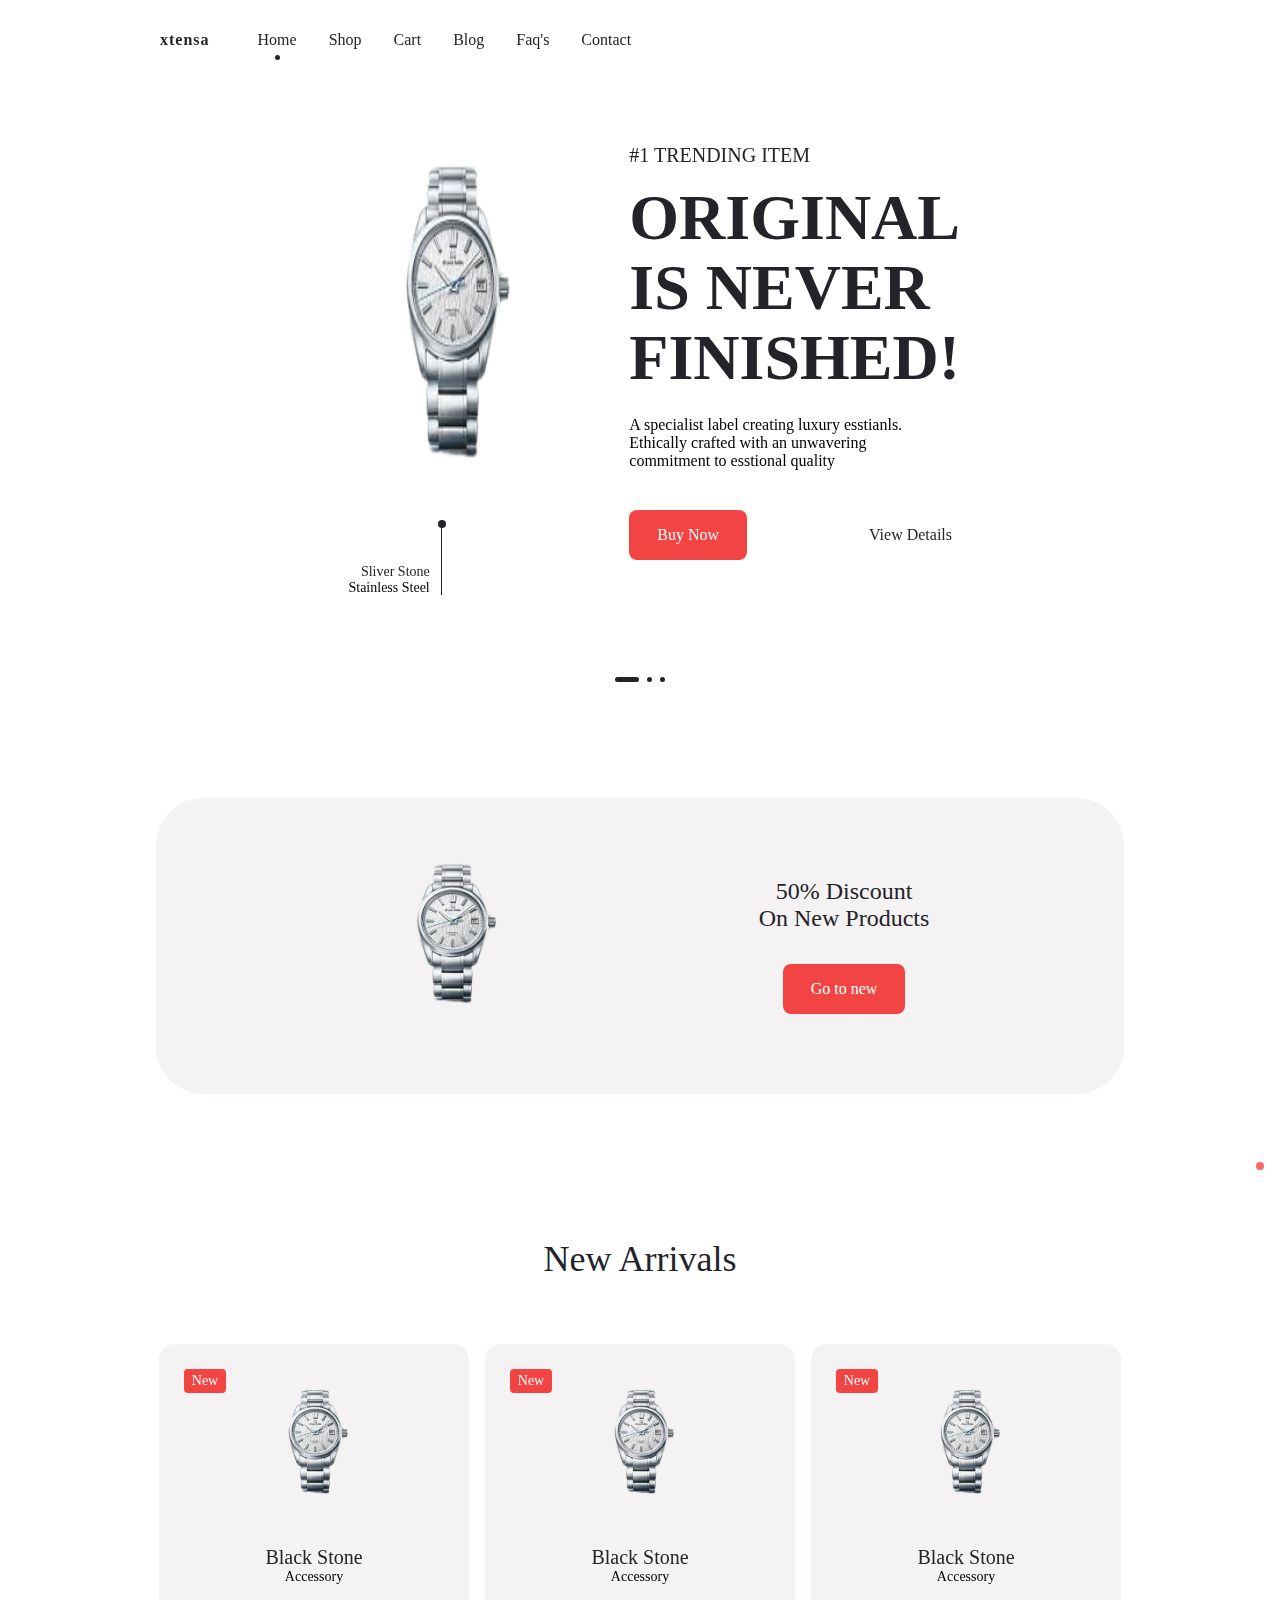
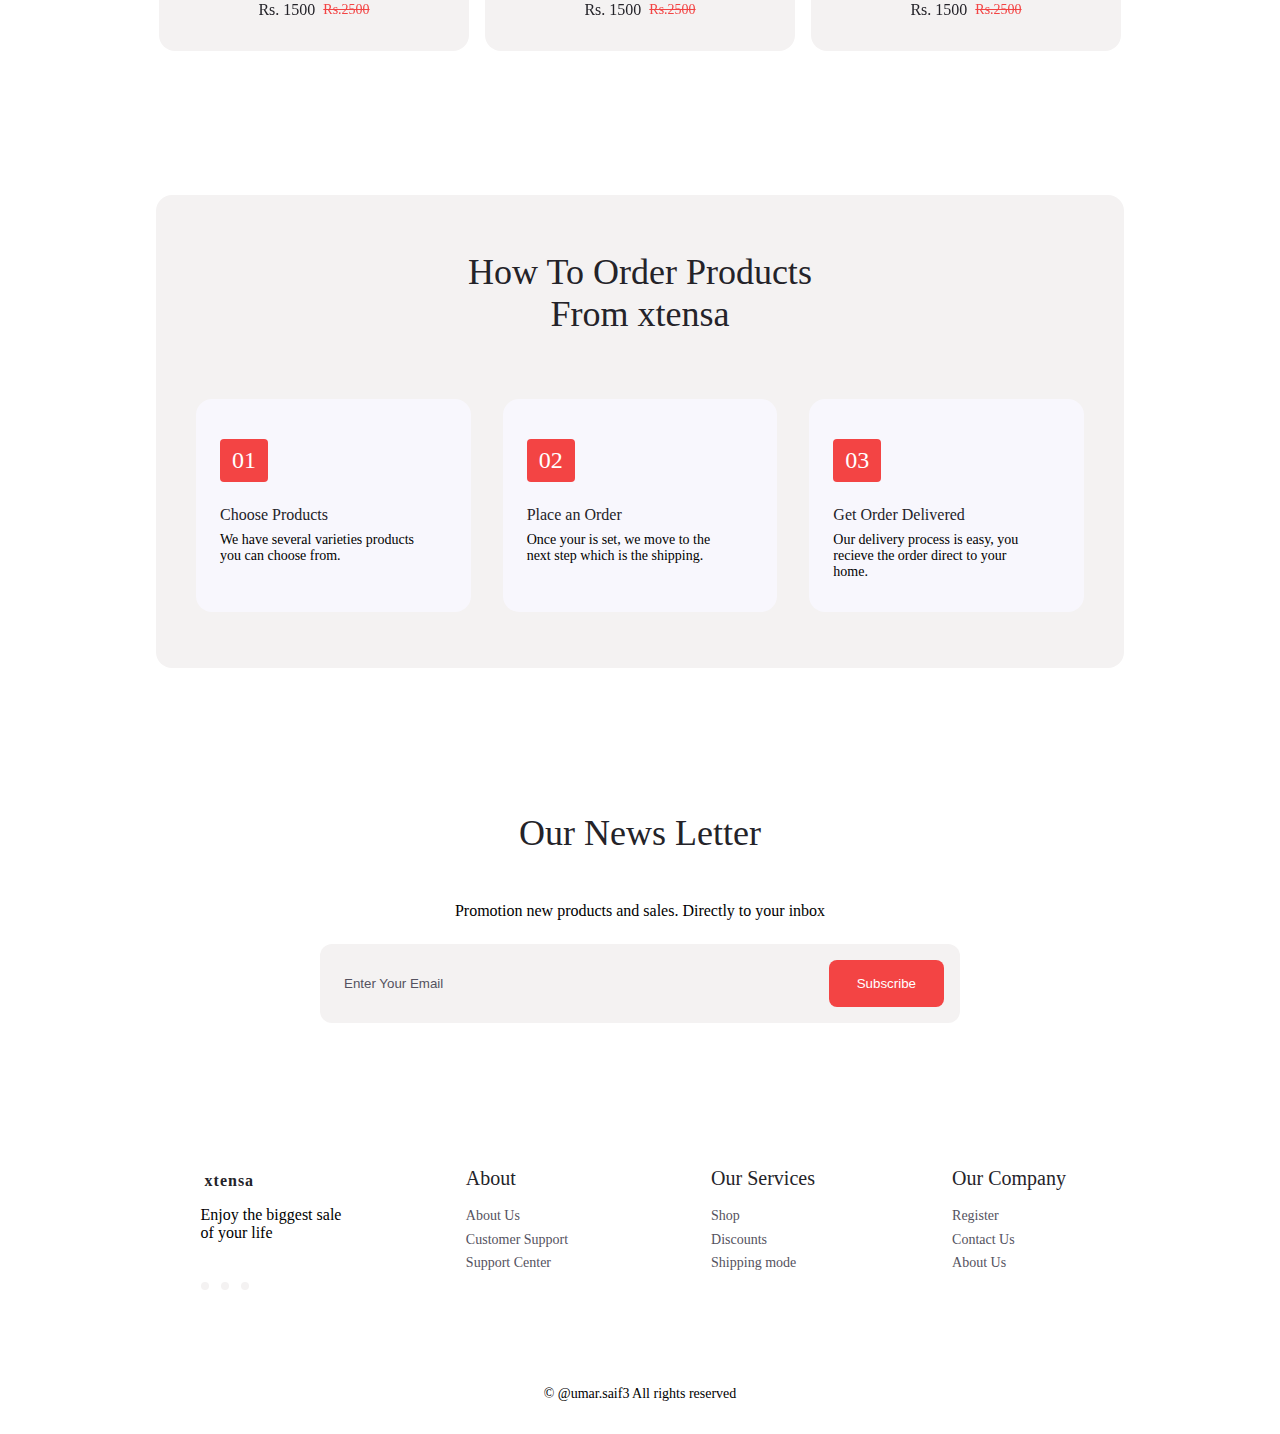
<file: index.html>
<!DOCTYPE html>
<html lang="en">
<head>
    <meta charset="UTF-8">
    <meta name="viewport" content="width=device-width, initial-scale=1.0">
    <link rel="stylesheet" href="https://cdnjs.cloudflare.com/ajax/libs/font-awesome/6.7.1/css/all.min.css" integrity="sha512-5Hs3dF2AEPkpNAR7UiOHba+lRSJNeM2ECkwxUIxC1Q/FLycGTbNapWXB4tP889k5T5Ju8fs4b1P5z/iB4nMfSQ==" crossorigin="anonymous" referrerpolicy="no-referrer" />
    <link rel="stylesheet" href="assets/css/swiper-bundle.min.css">
    <link rel="stylesheet" href="assets/css/style.css">
    <link rel="stylesheet" href="assets/css/colors/color-1.css">
    <title>Xtensa | Home</title>
</head>
<body>
    <!--==========HEADER===========-->
   <header class="header" id="header">
    <nav class="nav container">
        <a href="index.html" class="nav__logo">
            <i class="fa-solid fa-bag-shopping nav__logo-icon"></i>Xtensa
        </a>
        <div class="nav__menu" id="nav-menu">
            <ul class="nav__list">
                <li class="nav__item">
                    <a href="index.html" class="nav__link active-link">Home</a>
                </li>

                <li class="nav__item">
                    <a href="shop.html" class="nav__link">Shop</a>
                </li>

                <li class="nav__item">
                    <a href="cart.html" class="nav__link">Cart</a>
                </li> 

                <li class="nav__item">
                    <a href="blog.html" class="nav__link">Blog</a>
                </li> 


                <li class="nav__item">
                    <a href="faq.html" class="nav__link">Faq's</a>
                </li>

                <li class="nav__item">
                    <a href="contact.html" class="nav__link">Contact</a>
                </li>
            </ul>

            <div class="nav__close" id="nav-close">
                <i class="fa-solid fa-xmark"></i>
            </div>

        </div>

        <div class="nav__btns">
           <div class="login__toggle" id="login-button">
            <i class="fa-solid fa-user"></i>
           </div>
           
           <div class="nav__shop" id="cart-shop">
            <i class="fa-solid fa-cart-shopping"></i>
           </div>

           <div class="nav__toggle" id="nav-toggle">
            <i class="fa-solid fa-grip-vertical"></i>
           </div>
           
        </div>
    </nav>
   </header>
   <!--==========CART===========-->
   <div class="cart" id="cart">
    <i class="fa-solid fa-xmark cart__close" id="cart-close"></i>
    <h2 class="cart__title-center">My Cart</h2>
    <div class="cart__container">
        <aricle class="cart__card">
            <div class="cart__box">
                <img src="assets/img/img1.jpeg" alt="" class="cart__img">
            </div>

            <div class="cart__details">
                <h3 class="cart__title">Silver Golden</h3>
                <span class="cart__price">Rs. 200000</span>

                <div class="cart__amount">
                    <div class="cart__amount-content">
                        <span class="cart__amount-box">
                            <i class="fa-solid fa-minus"></i>
                        </span>

                        <span class="cart__amount-number">1</span>
                        <span class="cart__amount-box">
                            <i class="fa-solid fa-plus"></i>
                        </span>
                    </div>
                    <i class="fa-solid fa-trash"></i>
                </div>
            </div>
        </aricle>

        <aricle class="cart__card">
            <div class="cart__box">
                <img src="assets/img/img5.jpeg" alt="" class="cart__img">
            </div>

            <div class="cart__details">
                <h3 class="cart__title">Rich Silver</h3>
                <span class="cart__price">Rs. 2300</span>
                <div class="cart__amount">
                    <div class="cart__amount-content">
                        <span class="cart__amount-box">
                            <i class="fa-solid fa-minus"></i>
                        </span>
                        <span class="cart__amount-number">1</span>
                        <span class="cart__amount-box">
                            <i class="fa-solid fa-plus"></i>
                        </span>
                    </div>
                    <i class="fa-solid fa-trash"></i>
                </div>
            </div>
        </aricle>

        <aricle class="cart__card">
            <div class="cart__box">
                <img src="assets/img/img9.jpeg" alt="" class="cart__img"width="230px">
            </div>

            <div class="cart__details">
                <h3 class="cart__title">Rado</h3>
                <span class="cart__price">Rs. 2500</span>
                <div class="cart__amount">
                    <div class="cart__amount-content">
                        <span class="cart__amount-box">
                            <i class="fa-solid fa-minus"></i>
                        </span>
                        <span class="cart__amount-number">1</span>
                        <span class="cart__amount-box">
                            <i class="fa-solid fa-plus"></i>
                        </span>
                    </div>
                    <i class="fa-solid fa-trash"></i>
                </div>
            </div>
        </aricle>
    </div>
    <div class="cart__prices">
        <span class="cart__prices-item">3 item</span>
        <span class="cart__prices-total">Rs. 2800</span>
    </div>
   </div>

   <!--========LOGIN=========-->
   <div class="login" id="login">
    <i class="fa-solid fa-xmark login__close " id="login-close"></i>

    <h2 class="login__title-center">Login</h2>

    <form action="" class="login__form grid">
        <div class="login__content">
            <label for="" class="login__label">Email</label>
            <input type="email" class="login__input">
        </div>

        <div class="login__content">
            <label for="" class="login__label">Password</label>
            <input type="password" class="login__input">
        </div>

        <div>
            <a href="#" class="button">Sign in</a>
        </div>

        <p class="signup">Not a member? <a href="registration.html">sign up now</a></p>
    </form>
   </div>
   <!--========MAIN=========-->
   <main class="main">
    <section class="home-container">
       <div class="swiper home-swiper">
        <div class="swiper-wrapper">
            <section class="swiper-slide">
                <div class="home__content grid">
                    <div class="home__group">
                        <img src="assets/img/img9-removebg-preview.png" alt="" class="home__img">
                        <div class="home__indicator"></div>
                            <div class="home__details-img">
                                <h4 class="home__details-title">Sliver Stone</h4>
                                <span class="home__details-subtitle">Stainless Steel</span>
                            </div>
                    </div>
                    <div class="home__data">
                        <h3 class="home__subtitle">#1 TRENDING ITEM</h3>
                        <h1 class="home__title">ORIGINAL <br>IS NEVER <br>FINISHED!</h1>
                        <p class="home__description">A specialist label creating luxury esstianls. Ethically crafted with an unwavering commitment to esstional quality</p>
                        <div class="home__buttons">
                            <a href="details.html" class="button">Buy Now</a>
                            <a href="details.html" class="button--link button--flex">View Details<i class="fa-solid fa-arrow-right"></i></a>
                        </div>
                    </div>
                </div>
            </section>

            <section class="swiper-slide">
                <div class="home__content grid">
                    <div class="home__group">
                        <img src="assets/img/img5-removebg-preview.png" alt="" class="home__img">
                        <div class="home__indicator"></div>
                            <div class="home__details-img">
                                <h4 class="home__details-title">Gold Golden</h4>
                                <span class="home__details-subtitle">Stainless Steel</span>
                            </div>
                    </div>
                    <div class="home__data">
                        <h3 class="home__subtitle">#2 Top Best Duo</h3>
                        <h1 class="home__title">WINTER <br>FALL <br>2024!</h1>
                        <p class="home__description"> It is designed to keep a consistent movement despite the motions caused by the person's activities.</p>
                        <div class="home__buttons">
                            <a href="details.html" class="button">Buy Now</a>
                            <a href="details.html" class="button--link button--flex">View Details<i class="fa-solid fa-arrow-right"></i></a>
                        </div>
                    </div>
                </div>
            </section>

            <section class="swiper-slide">
                <div class="home__content grid">
                    <div class="home__group">
                        <img src="assets/img/img2-removebg-preview.png" alt="" class="home__img">
                        <div class="home__indicator"></div>
                            <div class="home__details-img">
                                <h4 class="home__details-title">Silver</h4>
                                <span class="home__details-subtitle">Stainless Steel</span>
                            </div>
                    </div>
                    <div class="home__data">
                        <h3 class="home__subtitle">#3 TRENDING ITEM</h3>
                        <h1 class="home__title">SALE <br>20% OFF ON <br>EVERYTHING</h1>
                        <p class="home__description"> It is designed to keep a consistent movement despite the motions caused by the person's activities.</p>
                        <div class="home__buttons">
                            <a href="details.html" class="button">Buy Now</a>
                            <a href="details.html" class="button--link button--flex">View Details<i class="fa-solid fa-arrow-right"></i></a>
                        </div>
                    </div>
                </div>
            </section>
        </div>
        <div class="swiper-pagination"></div>
       </div>
    </section>
    <!--==============DISCOUNT=============-->
    <section class="discount section">
        <div class="discount__container container grid">
            <img src="assets/img/img9-removebg-preview.png" alt="" class="discount__img">
            <div class="discount__data">
                <h2 class="discount__title">50% Discount <br> On New Products</h2>
                <a href="#" class="button">Go to new</a>
            </div>
        </div>
    </section>
    <!--=======NEW SECTION=============-->
    <section class="new section">
        <h2 class="section__title">New Arrivals</h2>
        <div class="new__container container">
            <div class="swiper new-swiper">
                <div class="swiper-wrapper">
                    <div class="new__content swiper-slide">
                        <div class="new__tag">New</div>
                        <img src="assets/img/img9-removebg-preview.png" alt="" class="new__img">
                        <h3 class="new__title">Black Stone</h3>
                        <span class="new__subtitle">Accessory</span>
                        <div class="new__prices">
                            <span class="new__price">Rs. 1500</span>
                            <span class="new__discount">Rs.2500</span>
                        </div>
                        <a href="details.html" class="button new__button"><i class="fa-solid fa-cart-plus"></i></a>
                    </div>
                    <div class="new__content swiper-slide">
                        <div class="new__tag">New</div>
                        <img src="assets/img/img9-removebg-preview.png" alt="" class="new__img">
                        <h3 class="new__title">Black Stone</h3>
                        <span class="new__subtitle">Accessory</span>
                        <div class="new__prices">
                            <span class="new__price">Rs. 1500</span>
                            <span class="new__discount">Rs.2500</span>
                        </div>
                        <a href="details.html" class="button new__button"><i class="fa-solid fa-cart-plus"></i></a>
                    </div>
                    <div class="new__content swiper-slide">
                        <div class="new__tag">New</div>
                        <img src="assets/img/img9-removebg-preview.png" alt="" class="new__img">
                        <h3 class="new__title">Black Stone</h3>
                        <span class="new__subtitle">Accessory</span>
                        <div class="new__prices">
                            <span class="new__price">Rs. 1500</span>
                            <span class="new__discount">Rs.2500</span>
                        </div>
                        <a href="details.html" class="button new__button"><i class="fa-solid fa-cart-plus"></i></a>
                    </div>
                    <div class="new__content swiper-slide">
                        <div class="new__tag">New</div>
                        <img src="assets/img/img9-removebg-preview.png" alt="" class="new__img">
                        <h3 class="new__title">Black Stone</h3>
                        <span class="new__subtitle">Accessory</span>
                        <div class="new__prices">
                            <span class="new__price">Rs. 1500</span>
                            <span class="new__discount">Rs.2500</span>
                        </div>
                        <a href="details.html" class="button new__button"><i class="fa-solid fa-cart-plus"></i></a>
                    </div> 
                    <div class="new__content swiper-slide">
                        <div class="new__tag">New</div>
                        <img src="assets/img/img9-removebg-preview.png" alt="" class="new__img">
                        <h3 class="new__title">Black Stone</h3>
                        <span class="new__subtitle">Accessory</span>
                        <div class="new__prices">
                            <span class="new__price">Rs. 1500</span>
                            <span class="new__discount">Rs.2500</span>
                        </div>
                        <a href="details.html" class="button new__button"><i class="fa-solid fa-cart-plus"></i></a>
                    </div>
                    <div class="new__content swiper-slide">
                        <div class="new__tag">New</div>
                        <img src="assets/img/img9-removebg-preview.png" alt="" class="new__img">
                        <h3 class="new__title">Black Stone</h3>
                        <span class="new__subtitle">Accessory</span>
                        <div class="new__prices">
                            <span class="new__price">Rs. 1500</span>
                            <span class="new__discount">Rs.2500</span>
                        </div>
                        <a href="details.html" class="button new__button"><i class="fa-solid fa-cart-plus"></i></a>
                    </div>
                </div>
            </div>
        </div>
    </section>

    <section class="steps section container">
        <div class="steps__bg">
            <h2 class="section__title">How To Order Products <br>From xtensa</h2>
            <div class="steps__container grid">
                <div class="steps__card">
                    <div class="steps__card-number">01</div>
                    <h3 class="steps__card-title">Choose Products</h3>
                    <p class="steps__card-discription">
                    We have several varieties products you can choose from.</p>
                </div>
                <div class="steps__card">
                    <div class="steps__card-number">02</div>
                    <h3 class="steps__card-title">Place an Order</h3>
                    <p class="steps__card-discription">
                    Once your is set, we move to the next step which is the shipping.</p>
                </div>
                <div class="steps__card">
                    <div class="steps__card-number">03</div>
                    <h3 class="steps__card-title">Get Order Delivered</h3>
                    <p class="steps__card-discription">
                    Our delivery process is easy, you recieve the order direct to your home.</p>
                </div>
            </div>
        </div>
    </section>

    <section class="newsletter section">
        <div class="newsletter__container conatiner">
            <h2 class="section__title">Our News Letter</h2>
            <p class="newsletter__description">
                Promotion new products and sales. Directly to your inbox
            </p>

            <form action="" class="newsletter__form">
                <input type="text" placeholder="Enter Your Email" class="newsletter__input">
                <button class="button">Subscribe</button>
            </form>
        </div>
    </section>

    <footer class="footer section">
        <div class="footer__container container grid">
            <div class="footer__content">
                <a href="" class="footer__logo">
                    <i class="fa-solid fa-bag-shopping"></i>xtensa
                </a>
                <p class="footer__description">
                    Enjoy the biggest sale <br>of your life
                </p>
                <div class="footer__social">
                    <a href="#" class="footer__social-link"><i class="fa-brands fa-facebook"></i></a>
                    <a href="#" class="footer__social-link"><i class="fa-brands fa-instagram"></i></a>
                    <a href="#" class="footer__social-link"><i class="fa-brands fa-twitter"></i></a>
                </div>
            </div>
            <div class="footer__content">
                <h3 class="footer__title">About</h3>

                <ul class="footer__links">
                    <li><a href="about.html" class="footer__link">About Us</a></li>
                    <li><a href="#" class="footer__link">Customer Support</a></li>
                    <li><a href="#" class="footer__link">Support Center</a></li>
                </ul>
            </div>
            <div class="footer__content">
                <h3 class="footer__title">Our Services</h3>

                <ul class="footer__links">
                    <li><a href="shop.html" class="footer__link">Shop</a></li>
                    <li><a href="#" class="footer__link">Discounts</a></li>
                    <li><a href="#" class="footer__link">Shipping mode</a></li>


                </ul>
            </div>
            <div class="footer__content">
                <h3 class="footer__title">Our Company</h3>

                <ul class="footer__links">
                    <li><a href="registration.html" class="footer__link">Register</a></li>
                    <li><a href="contact.html" class="footer__link">Contact Us</a></li>
                    <li><a href="about.html" class="footer__link">About Us</a></li>
                </ul>
            </div>
        </div>
        <span class="footer__copy">&#169; @umar.saif3 All rights reserved</span>
    </footer>

    <a href="" class="scrollup" id="scroll-up"><i class="fa-solid fa-arrow-up scrollup__icon"></i>
    </a>

   </main>
   <script src="assets/js/swiper-bundle.min.js"></script>
   <script src="assets/js/script.js"></script>
</body>
</html>
</file>
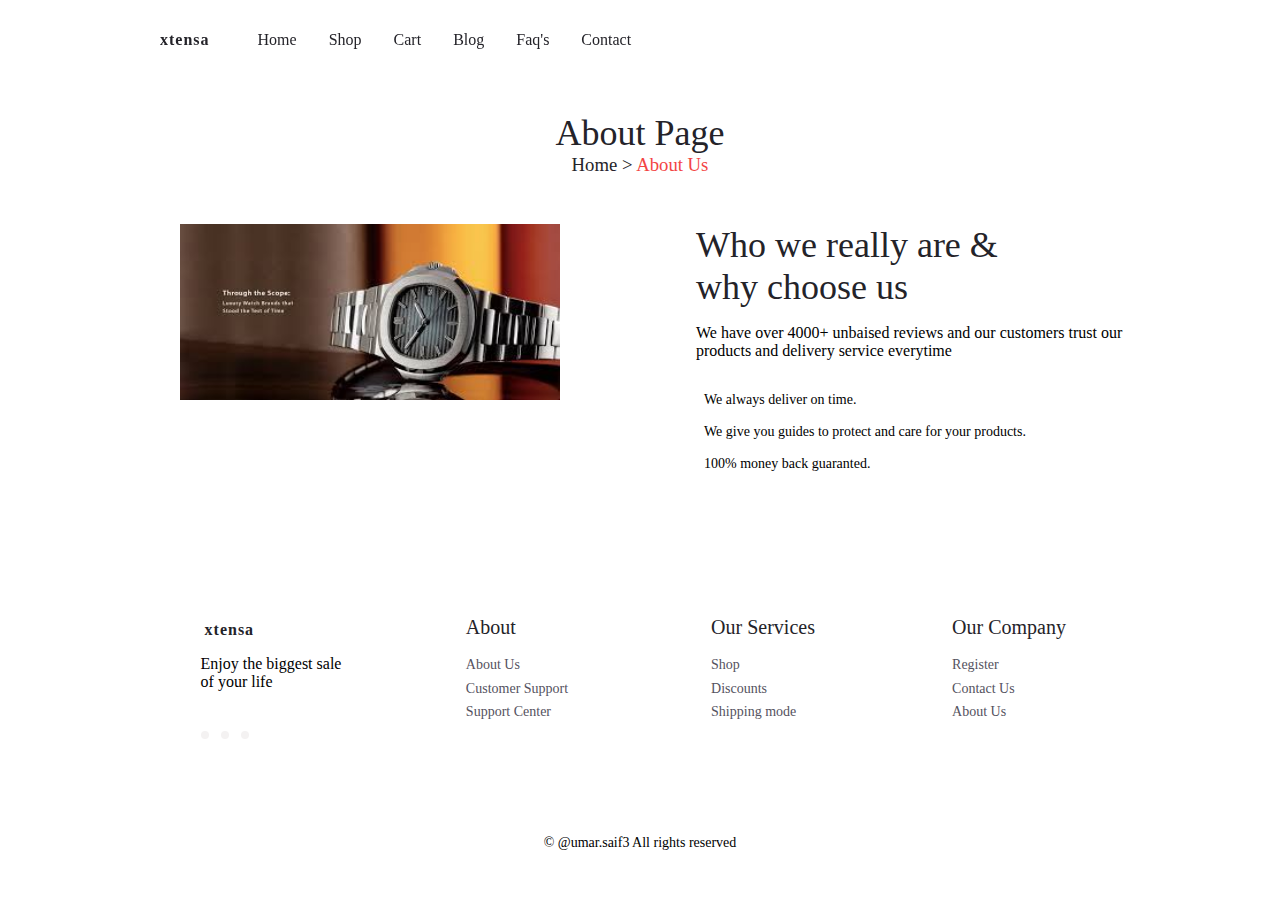
<file: about.html>
<!DOCTYPE html>
<html lang="en">
<head>
    <meta charset="UTF-8">
    <meta name="viewport" content="width=device-width, initial-scale=1.0">
    <link rel="stylesheet" href="https://cdnjs.cloudflare.com/ajax/libs/font-awesome/6.7.1/css/all.min.css" integrity="sha512-5Hs3dF2AEPkpNAR7UiOHba+lRSJNeM2ECkwxUIxC1Q/FLycGTbNapWXB4tP889k5T5Ju8fs4b1P5z/iB4nMfSQ==" crossorigin="anonymous" referrerpolicy="no-referrer" />
    <link rel="stylesheet" href="assets/css/swiper-bundle.min.css">
    <link rel="stylesheet" href="assets/css/style.css">
    <link rel="stylesheet" href="assets/css/colors/color-1.css">
    <title>About Us</title>
</head>
<body>
     <!--==========HEADER===========-->
   <header class="header" id="header">
    <nav class="nav container">
        <a href="index.html" class="nav__logo">
            <i class="fa-solid fa-bag-shopping nav__logo-icon"></i>Xtensa
        </a>
        <div class="nav__menu" id="nav-menu">
            <ul class="nav__list">
                <li class="nav__item">
                    <a href="index.html" class="nav__link">Home</a>
                </li>

                <li class="nav__item">
                    <a href="shop.html" class="nav__link">Shop</a>
                </li>

                <li class="nav__item">
                    <a href="cart.html" class="nav__link">Cart</a>
                </li> 

                <li class="nav__item">
                    <a href="blog.html" class="nav__link">Blog</a>
                </li> 


                <li class="nav__item">
                    <a href="faq.html" class="nav__link">Faq's</a>
                </li>

                <li class="nav__item">
                    <a href="contact.html" class="nav__link">Contact</a>
                </li>
            </ul>

            <div class="nav__close" id="nav-close">
                <i class="fa-solid fa-xmark"></i>
            </div>

        </div>

        <div class="nav__btns">
           <div class="login__toggle" id="login-button">
            <i class="fa-solid fa-user"></i>
           </div>
           
           <div class="nav__shop" id="cart-shop">
            <i class="fa-solid fa-cart-shopping"></i>
           </div>

           <div class="nav__toggle" id="nav-toggle">
            <i class="fa-solid fa-grip-vertical"></i>
           </div>
           
        </div>
    </nav>
   </header>
   <!--==========CART===========-->
   <div class="cart" id="cart">
    <i class="fa-solid fa-xmark cart__close" id="cart-close"></i>
    <h2 class="cart__title-center">My Cart</h2>
    <div class="cart__container">
        <aricle class="cart__card">
            <div class="cart__box">
                <img src="assets/img/img1.jpeg" alt="" class="cart__img">
            </div>

            <div class="cart__details">
                <h3 class="cart__title">Silver Golden</h3>
                <span class="cart__price">Rs. 200000</span>

                <div class="cart__amount">
                    <div class="cart__amount-content">
                        <span class="cart__amount-box">
                            <i class="fa-solid fa-minus"></i>
                        </span>

                        <span class="cart__amount-number">1</span>
                        <span class="cart__amount-box">
                            <i class="fa-solid fa-plus"></i>
                        </span>
                    </div>
                    <i class="fa-solid fa-trash"></i>
                </div>
            </div>
        </aricle>

        <aricle class="cart__card">
            <div class="cart__box">
                <img src="assets/img/img5.jpeg" alt="" class="cart__img">
            </div>

            <div class="cart__details">
                <h3 class="cart__title">Rich Silver</h3>
                <span class="cart__price">Rs. 2300</span>
                <div class="cart__amount">
                    <div class="cart__amount-content">
                        <span class="cart__amount-box">
                            <i class="fa-solid fa-minus"></i>
                        </span>
                        <span class="cart__amount-number">1</span>
                        <span class="cart__amount-box">
                            <i class="fa-solid fa-plus"></i>
                        </span>
                    </div>
                    <i class="fa-solid fa-trash"></i>
                </div>
            </div>
        </aricle>

        <aricle class="cart__card">
            <div class="cart__box">
                <img src="assets/img/img9.jpeg" alt="" class="cart__img"width="230px">
            </div>

            <div class="cart__details">
                <h3 class="cart__title">Rado</h3>
                <span class="cart__price">Rs. 2500</span>
                <div class="cart__amount">
                    <div class="cart__amount-content">
                        <span class="cart__amount-box">
                            <i class="fa-solid fa-minus"></i>
                        </span>
                        <span class="cart__amount-number">1</span>
                        <span class="cart__amount-box">
                            <i class="fa-solid fa-plus"></i>
                        </span>
                    </div>
                    <i class="fa-solid fa-trash"></i>
                </div>
            </div>
        </aricle>
    </div>
    <div class="cart__prices">
        <span class="cart__prices-item">3 item</span>
        <span class="cart__prices-total">Rs. 2800</span>
    </div>
   </div>

   <!--========LOGIN=========-->
   <div class="login" id="login">
    <i class="fa-solid fa-xmark login__close " id="login-close"></i>

    <h2 class="login__title-center">Login</h2>

    <form action="" class="login__form grid">
        <div class="login__content">
            <label for="" class="login__label">Email</label>
            <input type="email" class="login__input">
        </div>

        <div class="login__content">
            <label for="" class="login__label">Password</label>
            <input type="password" class="login__input">
        </div>

        <div>
            <a href="#" class="button">Sign in</a>
        </div>

        <p class="signup">Not a member? <a href="registration.html">sign up now</a></p>
    </form>
   </div>
   <main class="main">
    <!--=============ABOUT================= -->
    <section class="about section container">
        <h2 class="breadcrumb__title">About Page</h2>
        <h3 class="breadcrumb__subtitle">Home > <span>About Us </span></h3>

        <div class="about__container grid">
            <img src="assets/img/img2.jpeg" alt="" class="about__img">

            <div class="about__data">
                <h2 class="section__title about__title">
                    Who we really are & <br> why choose us
                </h2>

                <p class="about__description">
                    We have over 4000+ unbaised reviews and our customers trust our products and
                    delivery service everytime
                </p>
               
                <div class="about__details">
                    <p class="about__details-description">
                        <i class="fa-solid fa-square-check about__details-icon"></i>
                        We always deliver on time.
                    </p>
                    <p class="about__details-description">
                        <i class="fa-solid fa-square-check about__details-icon"></i>
                        We give you guides to protect and care for your products.
                    </p>
                    <p class="about__details-description">
                        <i class="fa-solid fa-square-check about__details-icon"></i>
                        100% money back guaranted.
                    </p>
                </div>
            </div>
        </div>
    </section>
   </main>
<!--=========FOOTER============-->
   <footer class="footer section">
    <div class="footer__container container grid">
        <div class="footer__content">
            <a href="" class="footer__logo">
                <i class="fa-solid fa-bag-shopping"></i>xtensa
            </a>
            <p class="footer__description">
                Enjoy the biggest sale <br>of your life
            </p>
            <div class="footer__social">
                <a href="#" class="footer__social-link"><i class="fa-brands fa-facebook"></i></a>
                <a href="#" class="footer__social-link"><i class="fa-brands fa-instagram"></i></a>
                <a href="#" class="footer__social-link"><i class="fa-brands fa-twitter"></i></a>
            </div>
        </div>
        <div class="footer__content">
            <h3 class="footer__title">About</h3>

            <ul class="footer__links">
                <li><a href="about.html" class="footer__link">About Us</a></li>
                <li><a href="#" class="footer__link">Customer Support</a></li>
                <li><a href="#" class="footer__link">Support Center</a></li>
            </ul>
        </div>
        <div class="footer__content">
            <h3 class="footer__title">Our Services</h3>

            <ul class="footer__links">
                <li><a href="shop.html" class="footer__link">Shop</a></li>
                <li><a href="#" class="footer__link">Discounts</a></li>
                <li><a href="#" class="footer__link">Shipping mode</a></li>


            </ul>
        </div>
        <div class="footer__content">
            <h3 class="footer__title">Our Company</h3>

            <ul class="footer__links">
                <li><a href="registration.html" class="footer__link">Register</a></li>
                <li><a href="contact.html" class="footer__link">Contact Us</a></li>
                <li><a href="about.html" class="footer__link">About Us</a></li>
            </ul>
        </div>
    </div>
    <span class="footer__copy">&#169; @umar.saif3 All rights reserved</span>
</footer>
<!--=============SCROLL UP================-->
<a href="" class="scrollup" id="scroll-up"><i class="fa-solid fa-arrow-up scrollup__icon"></i>
</a>

</main>
<script src="assets/js/swiper-bundle.min.js"></script>
<script src="assets/js/script.js"></script>
</body>
</html>
</file>
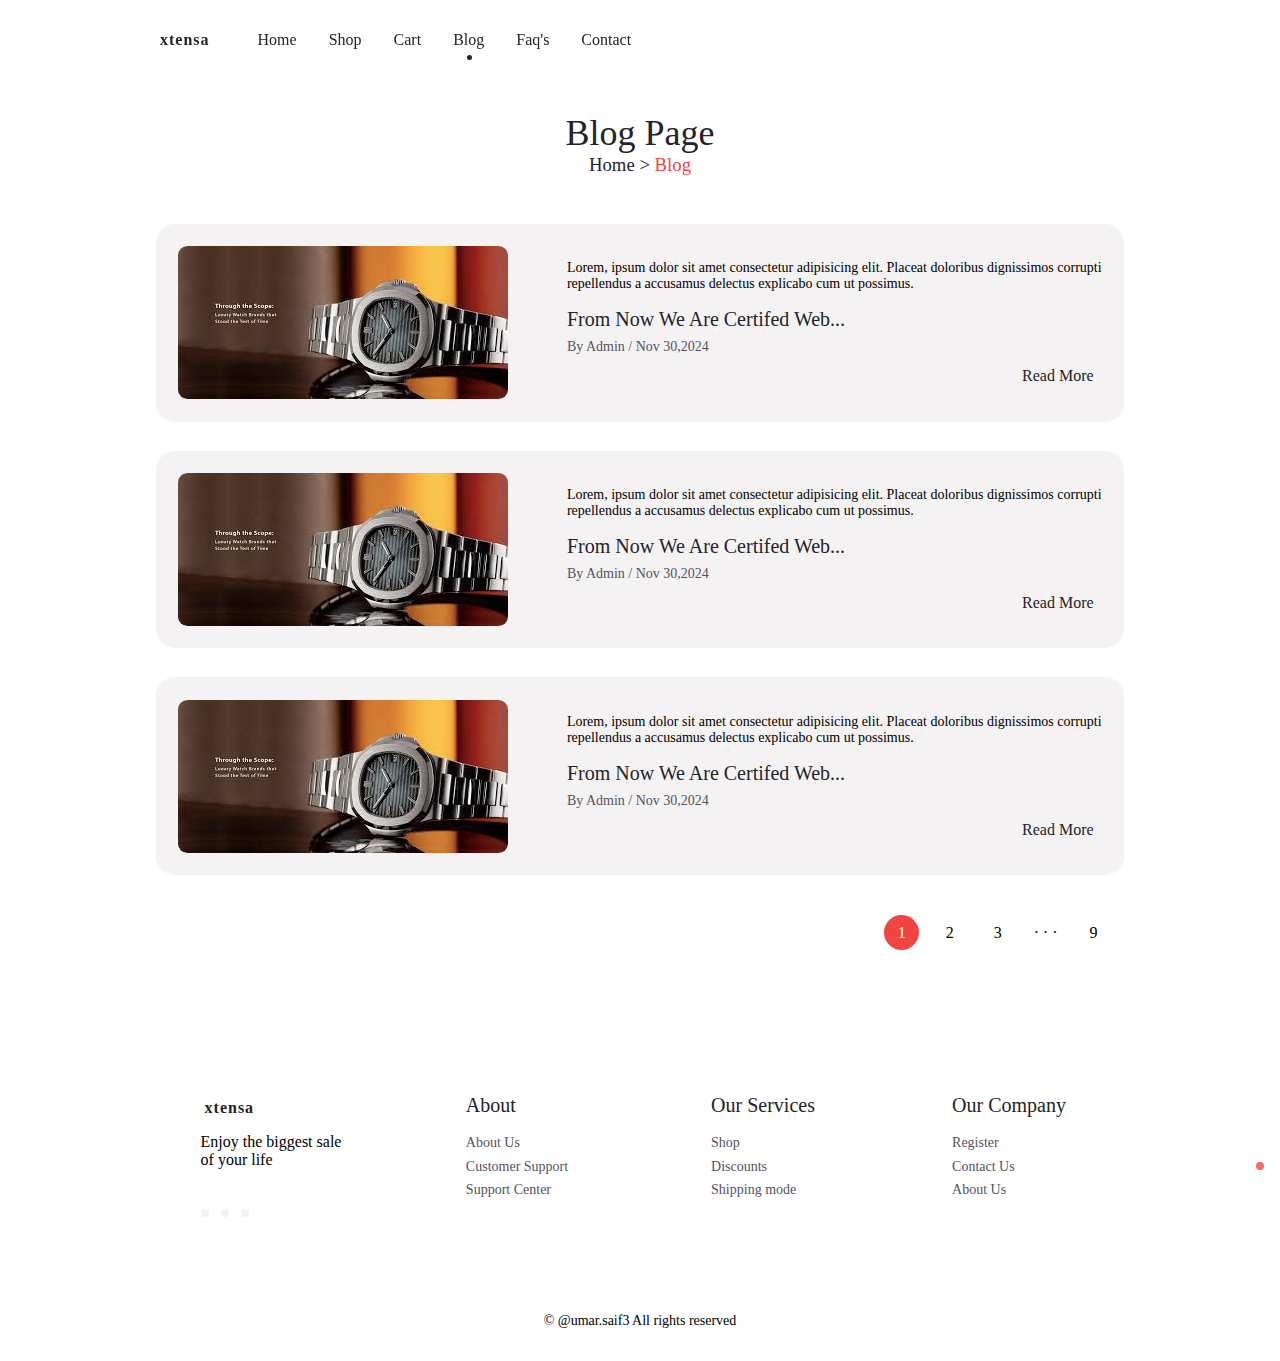
<file: blog.html>
<!DOCTYPE html>
<html lang="en">
<head>
    <meta charset="UTF-8">
    <meta name="viewport" content="width=device-width, initial-scale=1.0">
    <link rel="stylesheet" href="https://cdnjs.cloudflare.com/ajax/libs/font-awesome/6.7.1/css/all.min.css" integrity="sha512-5Hs3dF2AEPkpNAR7UiOHba+lRSJNeM2ECkwxUIxC1Q/FLycGTbNapWXB4tP889k5T5Ju8fs4b1P5z/iB4nMfSQ==" crossorigin="anonymous" referrerpolicy="no-referrer" />
    <link rel="stylesheet" href="assets/css/swiper-bundle.min.css">
    <link rel="stylesheet" href="assets/css/style.css">
    <link rel="stylesheet" href="assets/css/colors/color-1.css">
    <title>Xtensa | blog</title>
</head>
<body>
    <!--========HEADER===========-->
    <header class="header" id="header">
        <nav class="nav container">
            <a href="index.html" class="nav__logo">
                <i class="fa-solid fa-bag-shopping nav__logo-icon"></i>Xtensa
            </a>
            <div class="nav__menu" id="nav-menu">
                <ul class="nav__list">
                    <li class="nav__item">
                        <a href="index.html" class="nav__link">Home</a>
                    </li>
    
                    <li class="nav__item">
                        <a href="shop.html" class="nav__link">Shop</a>
                    </li>
    
                    <li class="nav__item">
                        <a href="cart.html" class="nav__link">Cart</a>
                    </li> 
    
                    <li class="nav__item">
                        <a href="blog.html" class="nav__link active-link">Blog</a>
                    </li> 
    
    
                    <li class="nav__item">
                        <a href="faq.html" class="nav__link">Faq's</a>
                    </li>
    
                    <li class="nav__item">
                        <a href="contact.html" class="nav__link">Contact</a>
                    </li>
                </ul>
    
                <div class="nav__close" id="nav-close">
                    <i class="fa-solid fa-xmark"></i>
                </div>
    
            </div>
    
            <div class="nav__btns">
               <div class="login__toggle" id="login-button">
                <i class="fa-solid fa-user"></i>
               </div>
               
               <div class="nav__shop" id="cart-shop">
                <i class="fa-solid fa-bag-shopping"></i>
               </div>
    
               <div class="nav__toggle" id="nav-toggle">
                <i class="fa-solid fa-grip-vertical"></i>
               </div>
               
            </div>
        </nav>
       </header>

       <!--==========CART===========-->
   <div class="cart" id="cart">
    <i class="fa-solid fa-xmark cart__close" id="cart-close"></i>
    <h2 class="cart__title-center">My Cart</h2>
    <div class="cart__container">
        <aricle class="cart__card">
            <div class="cart__box">
                <img src="assets/img/img1.jpeg" alt="" class="cart__img">
            </div>

            <div class="cart__details">
                <h3 class="cart__title">Silver Golden</h3>
                <span class="cart__price">Rs. 200000</span>

                <div class="cart__amount">
                    <div class="cart__amount-content">
                        <span class="cart__amount-box">
                            <i class="fa-solid fa-minus"></i>
                        </span>

                        <span class="cart__amount-number">1</span>
                        <span class="cart__amount-box">
                            <i class="fa-solid fa-plus"></i>
                        </span>
                    </div>
                    <i class="fa-solid fa-trash"></i>
                </div>
            </div>
        </aricle>

        <aricle class="cart__card">
            <div class="cart__box">
                <img src="assets/img/img5.jpeg" alt="" class="cart__img">
            </div>

            <div class="cart__details">
                <h3 class="cart__title">Rich Silver</h3>
                <span class="cart__price">Rs. 2300</span>
                <div class="cart__amount">
                    <div class="cart__amount-content">
                        <span class="cart__amount-box">
                            <i class="fa-solid fa-minus"></i>
                        </span>
                        <span class="cart__amount-number">1</span>
                        <span class="cart__amount-box">
                            <i class="fa-solid fa-plus"></i>
                        </span>
                    </div>
                    <i class="fa-solid fa-trash"></i>
                </div>
            </div>
        </aricle>

        <aricle class="cart__card">
            <div class="cart__box">
                <img src="assets/img/img9.jpeg" alt="" class="cart__img"width="230px">
            </div>

            <div class="cart__details">
                <h3 class="cart__title">Rado</h3>
                <span class="cart__price">Rs. 2500</span>
                <div class="cart__amount">
                    <div class="cart__amount-content">
                        <span class="cart__amount-box">
                            <i class="fa-solid fa-minus"></i>
                        </span>
                        <span class="cart__amount-number">1</span>
                        <span class="cart__amount-box">
                            <i class="fa-solid fa-plus"></i>
                        </span>
                    </div>
                    <i class="fa-solid fa-trash"></i>
                </div>
            </div>
        </aricle>
    </div>
    <div class="cart__prices">
        <span class="cart__prices-item">3 item</span>
        <span class="cart__prices-total">Rs. 2800</span>
    </div>
   </div>

   <!--========LOGIN=========-->
   <div class="login" id="login">
    <i class="fa-solid fa-xmark login__close " id="login-close"></i>

    <h2 class="login__title-center">Login</h2>

    <form action="" class="login__form grid">
        <div class="login__content">
            <label for="" class="login__label">Email</label>
            <input type="email" class="login__input">
        </div>

        <div class="login__content">
            <label for="" class="login__label">Password</label>
            <input type="password" class="login__input">
        </div>

        <div>
            <a href="#" class="button">Sign in</a>
        </div>

        <p class="signup">Not a member? <a href="registration.html">sign up now</a></p>
    </form>
   </div>

   <!--==========MAIN==========-->
   <section class="blog section container">
    <h2 class="breadcrumb__title">Blog Page</h2>
        <h3 class="breadcrumb__subtitle">Home ><span> Blog</span></h3>

        <div class="blog__container grid">
            <div class="blog__post grid">
                <img src="assets/img/img2.jpeg" alt="" class="blog__img">

                <div class="blog__info">
                    <p class="blog__details">
                        Lorem, ipsum dolor sit amet consectetur adipisicing elit. Placeat doloribus dignissimos corrupti repellendus a accusamus delectus explicabo cum ut possimus.
                    </p>
                    <h3 class="blog__title">From Now We Are Certifed Web...</h3>
                    <p class="blog__date">By Admin / Nov 30,2024</p>
                    <div class="read__more">                    
                        <a href="#" class="button--link button--flex">Read More <i class="fa-solid fa-arrow-right button__icon"></i></a>
                    </div>
                </div>
            </div>

            <div class="blog__post grid">
                <img src="assets/img/img2.jpeg" alt="" class="blog__img">

                <div class="blog__info">
                    <p class="blog__details">
                        Lorem, ipsum dolor sit amet consectetur adipisicing elit. Placeat doloribus dignissimos corrupti repellendus a accusamus delectus explicabo cum ut possimus.
                    </p>
                    <h3 class="blog__title">From Now We Are Certifed Web...</h3>
                    <p class="blog__date">By Admin / Nov 30,2024</p>
                    <div class="read__more">                    
                        <a href="#" class="button--link button--flex">Read More <i class="fa-solid fa-arrow-right button__icon"></i></a>
                    </div>
                </div>
            </div>

            <div class="blog__post grid">
                <img src="assets/img/img2.jpeg" alt="" class="blog__img">

                <div class="blog__info">
                    <p class="blog__details">
                        Lorem, ipsum dolor sit amet consectetur adipisicing elit. Placeat doloribus dignissimos corrupti repellendus a accusamus delectus explicabo cum ut possimus.
                    </p>
                    <h3 class="blog__title">From Now We Are Certifed Web...</h3>
                    <p class="blog__date">By Admin / Nov 30,2024</p>
                    <div class="read__more">                    
                        <a href="#" class="button--link button--flex">Read More <i class="fa-solid fa-arrow-right button__icon"></i></a>
                    </div>
                </div>
            </div>
        </div>

        <div class="pagination">
            <i class="fa-solid fa-chevron-left pagination__icon"></i>
            <span class="current">1</span>
            <span>2</span>
            <span>3</span>
            <span>&middot; &middot; &middot;</span>
            <span>9</span>
            <i class="fa-solid fa-chevron-right pagination__icon"></i>
        </div>
   </section>
<!--===========FOOTER========-->
   <footer class="footer section">
    <div class="footer__container container grid">
        <div class="footer__content">
            <a href="" class="footer__logo">
                <i class="fa-solid fa-bag-shopping"></i>xtensa
            </a>
            <p class="footer__description">
                Enjoy the biggest sale <br>of your life
            </p>
            <div class="footer__social">
                <a href="#" class="footer__social-link"><i class="fa-brands fa-facebook"></i></a>
                <a href="#" class="footer__social-link"><i class="fa-brands fa-instagram"></i></a>
                <a href="#" class="footer__social-link"><i class="fa-brands fa-twitter"></i></a>
            </div>
        </div>
        <div class="footer__content">
            <h3 class="footer__title">About</h3>

            <ul class="footer__links">
                <li><a href="about.html" class="footer__link">About Us</a></li>
                <li><a href="#" class="footer__link">Customer Support</a></li>
                <li><a href="#" class="footer__link">Support Center</a></li>
            </ul>
        </div>
        <div class="footer__content">
            <h3 class="footer__title">Our Services</h3>

            <ul class="footer__links">
                <li><a href="#" class="footer__link">Shop</a></li>
                <li><a href="#" class="footer__link">Discounts</a></li>
                <li><a href="#" class="footer__link">Shipping mode</a></li>


            </ul>
        </div>
        <div class="footer__content">
            <h3 class="footer__title">Our Company</h3>

            <ul class="footer__links">
                <li><a href="#" class="footer__link">Register</a></li>
                <li><a href="#" class="footer__link">Contact Us</a></li>
                <li><a href="about.html" class="footer__link">About Us</a></li>
            </ul>
        </div>
    </div>
    <span class="footer__copy">&#169; @umar.saif3 All rights reserved</span>
</footer>
<!--==========SCROLL UP============-->
   <a href="" class="scrollup" id="scroll-up"><i class="fa-solid fa-arrow-up scrollup__icon"></i>
   </a>

   <script src="assets/js/swiper-bundle.min.js"></script>
   <script src="assets/js/script.js"></script>
</body>
</html>
</file>
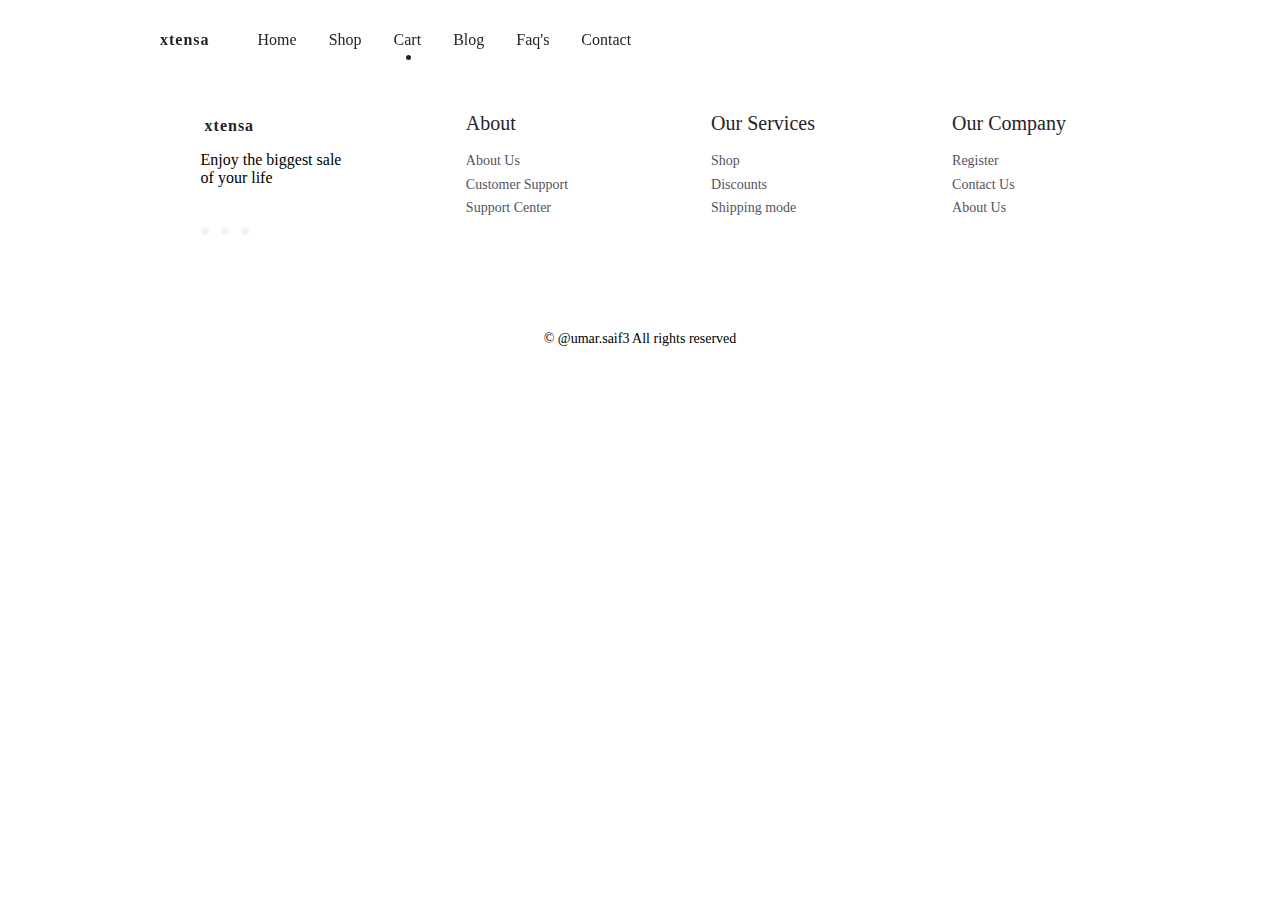
<file: cart.html>
<!DOCTYPE html>
<html lang="en">
<head>
    <meta charset="UTF-8">
    <meta name="viewport" content="width=device-width, initial-scale=1.0">
    <link rel="stylesheet" href="https://cdnjs.cloudflare.com/ajax/libs/font-awesome/6.7.1/css/all.min.css" integrity="sha512-5Hs3dF2AEPkpNAR7UiOHba+lRSJNeM2ECkwxUIxC1Q/FLycGTbNapWXB4tP889k5T5Ju8fs4b1P5z/iB4nMfSQ==" crossorigin="anonymous" referrerpolicy="no-referrer" />
    <link rel="stylesheet" href="assets/css/swiper-bundle.min.css">
    <link rel="stylesheet" href="assets/css/style.css">
    <link rel="stylesheet" href="assets/css/colors/color-1.css">
    <title>Xtensa | cart</title>
</head>
<body>
    <!--========HEADER===========-->
    <header class="header" id="header">
        <nav class="nav container">
            <a href="index.html" class="nav__logo">
                <i class="fa-solid fa-bag-shopping nav__logo-icon"></i>Xtensa
            </a>
            <div class="nav__menu" id="nav-menu">
                <ul class="nav__list">
                    <li class="nav__item">
                        <a href="index.html" class="nav__link">Home</a>
                    </li>
    
                    <li class="nav__item">
                        <a href="shop.html" class="nav__link">Shop</a>
                    </li>
    
                    <li class="nav__item">
                        <a href="cart.html" class="nav__link active-link">Cart</a>
                    </li> 
    
                    <li class="nav__item">
                        <a href="blog.html" class="nav__link">Blog</a>
                    </li> 
    
    
                    <li class="nav__item">
                        <a href="faq.html" class="nav__link">Faq's</a>
                    </li>
    
                    <li class="nav__item">
                        <a href="contact.html" class="nav__link">Contact</a>
                    </li>
                </ul>
    
                <div class="nav__close" id="nav-close">
                    <i class="fa-solid fa-xmark"></i>
                </div>
    
            </div>
    
            <div class="nav__btns">
               <div class="login__toggle" id="login-button">
                <i class="fa-solid fa-user"></i>
               </div>
               
               <div class="nav__shop" id="cart-shop">
                <i class="fa-solid fa-bag-shopping"></i>
               </div>
    
               <div class="nav__toggle" id="nav-toggle">
                <i class="fa-solid fa-grip-vertical"></i>
               </div>
               
            </div>
        </nav>
       </header>

       <!--==========CART===========-->
   <div class="cart" id="cart">
    <i class="fa-solid fa-xmark cart__close" id="cart-close"></i>
    <h2 class="cart__title-center">My Cart</h2>
    <div class="cart__container">
        <aricle class="cart__card">
            <div class="cart__box">
                <img src="assets/img/img1.jpeg" alt="" class="cart__img">
            </div>

            <div class="cart__details">
                <h3 class="cart__title">Silver Golden</h3>
                <span class="cart__price">Rs. 200000</span>

                <div class="cart__amount">
                    <div class="cart__amount-content">
                        <span class="cart__amount-box">
                            <i class="fa-solid fa-minus"></i>
                        </span>

                        <span class="cart__amount-number">1</span>
                        <span class="cart__amount-box">
                            <i class="fa-solid fa-plus"></i>
                        </span>
                    </div>
                    <i class="fa-solid fa-trash"></i>
                </div>
            </div>
        </aricle>

        <aricle class="cart__card">
            <div class="cart__box">
                <img src="assets/img/img5.jpeg" alt="" class="cart__img">
            </div>

            <div class="cart__details">
                <h3 class="cart__title">Rich Silver</h3>
                <span class="cart__price">Rs. 2300</span>
                <div class="cart__amount">
                    <div class="cart__amount-content">
                        <span class="cart__amount-box">
                            <i class="fa-solid fa-minus"></i>
                        </span>
                        <span class="cart__amount-number">1</span>
                        <span class="cart__amount-box">
                            <i class="fa-solid fa-plus"></i>
                        </span>
                    </div>
                    <i class="fa-solid fa-trash"></i>
                </div>
            </div>
        </aricle>

        <aricle class="cart__card">
            <div class="cart__box">
                <img src="assets/img/img9.jpeg" alt="" class="cart__img"width="230px">
            </div>

            <div class="cart__details">
                <h3 class="cart__title">Rado</h3>
                <span class="cart__price">Rs. 2500</span>
                <div class="cart__amount">
                    <div class="cart__amount-content">
                        <span class="cart__amount-box">
                            <i class="fa-solid fa-minus"></i>
                        </span>
                        <span class="cart__amount-number">1</span>
                        <span class="cart__amount-box">
                            <i class="fa-solid fa-plus"></i>
                        </span>
                    </div>
                    <i class="fa-solid fa-trash"></i>
                </div>
            </div>
        </aricle>
    </div>
    <div class="cart__prices">
        <span class="cart__prices-item">3 item</span>
        <span class="cart__prices-total">Rs. 2800</span>
    </div>
   </div>

   <!--========LOGIN=========-->
   <div class="login" id="login">
    <i class="fa-solid fa-xmark login__close " id="login-close"></i>

    <h2 class="login__title-center">Login</h2>

    <form action="" class="login__form grid">
        <div class="login__content">
            <label for="" class="login__label">Email</label>
            <input type="email" class="login__input">
        </div>

        <div class="login__content">
            <label for="" class="login__label">Password</label>
            <input type="password" class="login__input">
        </div>

        <div>
            <a href="#" class="button">Sign in</a>
        </div>

        <p class="signup">Not a member? <a href="registration.html">sign up now</a></p>
    </form>
   </div>
<!--===========FOOTER========-->
   <footer class="footer section">
    <div class="footer__container container grid">
        <div class="footer__content">
            <a href="" class="footer__logo">
                <i class="fa-solid fa-bag-shopping"></i>xtensa
            </a>
            <p class="footer__description">
                Enjoy the biggest sale <br>of your life
            </p>
            <div class="footer__social">
                <a href="#" class="footer__social-link"><i class="fa-brands fa-facebook"></i></a>
                <a href="#" class="footer__social-link"><i class="fa-brands fa-instagram"></i></a>
                <a href="#" class="footer__social-link"><i class="fa-brands fa-twitter"></i></a>
            </div>
        </div>
        <div class="footer__content">
            <h3 class="footer__title">About</h3>

            <ul class="footer__links">
                <li><a href="about.html" class="footer__link">About Us</a></li>
                <li><a href="#" class="footer__link">Customer Support</a></li>
                <li><a href="#" class="footer__link">Support Center</a></li>
            </ul>
        </div>
        <div class="footer__content">
            <h3 class="footer__title">Our Services</h3>

            <ul class="footer__links">
                <li><a href="shop.html" class="footer__link">Shop</a></li>
                <li><a href="#" class="footer__link">Discounts</a></li>
                <li><a href="#" class="footer__link">Shipping mode</a></li>


            </ul>
        </div>
        <div class="footer__content">
            <h3 class="footer__title">Our Company</h3>

            <ul class="footer__links">
                <li><a href="registration.html" class="footer__link">Register</a></li>
                <li><a href="contact.html" class="footer__link">Contact Us</a></li>
                <li><a href="about.html" class="footer__link">About Us</a></li>
            </ul>
        </div>
    </div>
    <span class="footer__copy">&#169; @umar.saif3 All rights reserved</span>
</footer>
   <a href="" class="scrollup" id="scroll-up"><i class="fa-solid fa-arrow-up scrollup__icon"></i>
   </a>

   <script src="assets/js/swiper-bundle.min.js"></script>
   <script src="assets/js/script.js"></script>
</body>
</html>
</file>
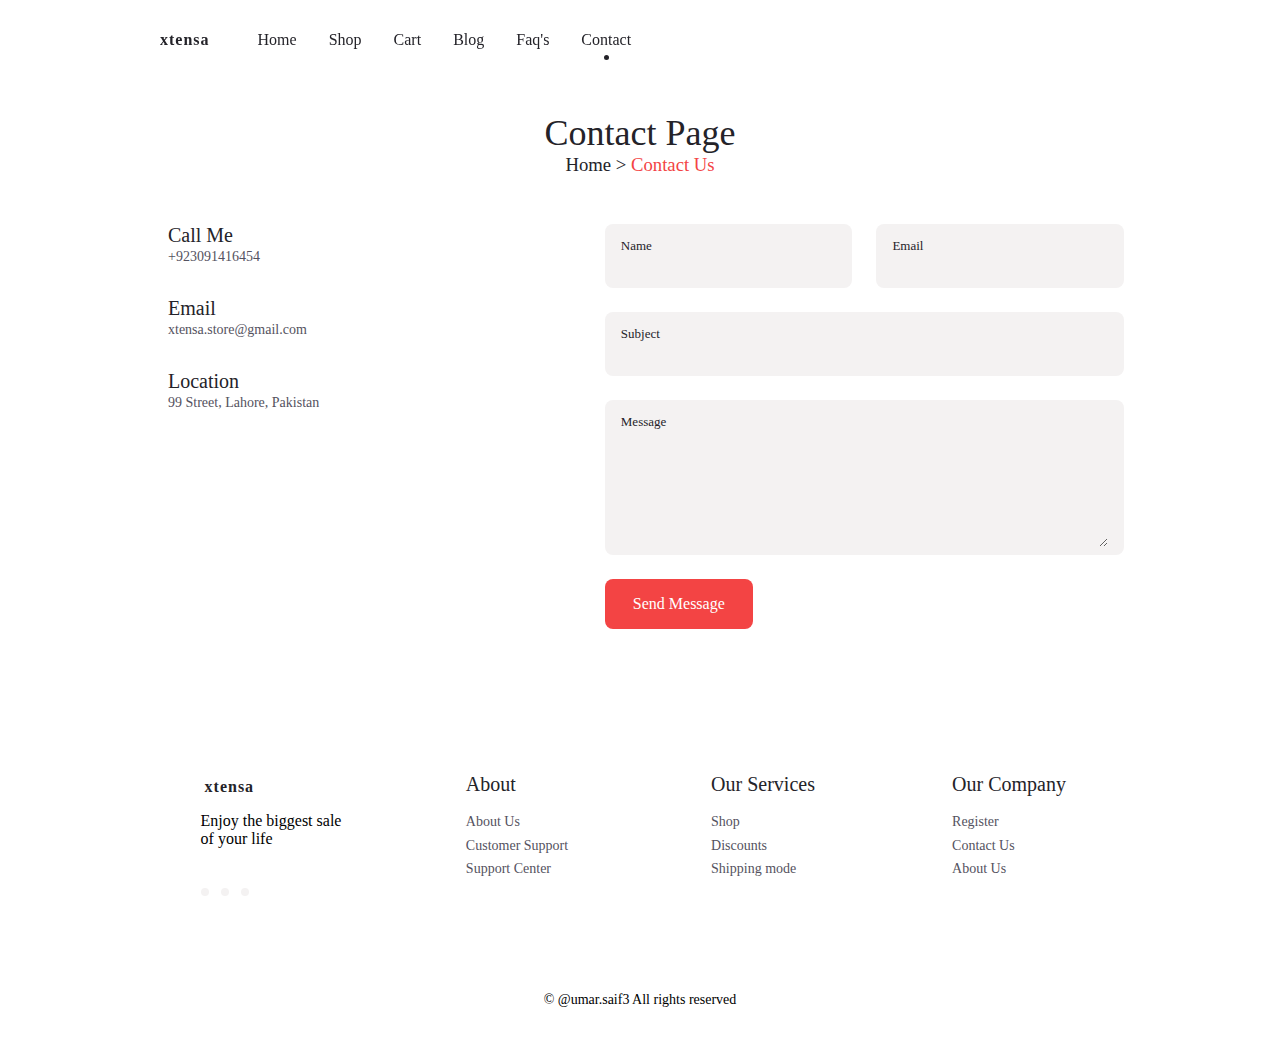
<file: contact.html>
<!DOCTYPE html>
<html lang="en">
<head>
    <meta charset="UTF-8">
    <meta name="viewport" content="width=device-width, initial-scale=1.0">
    <link rel="stylesheet" href="https://cdnjs.cloudflare.com/ajax/libs/font-awesome/6.7.1/css/all.min.css" integrity="sha512-5Hs3dF2AEPkpNAR7UiOHba+lRSJNeM2ECkwxUIxC1Q/FLycGTbNapWXB4tP889k5T5Ju8fs4b1P5z/iB4nMfSQ==" crossorigin="anonymous" referrerpolicy="no-referrer" />
    <link rel="stylesheet" href="assets/css/swiper-bundle.min.css">
    <link rel="stylesheet" href="assets/css/style.css">
    <link rel="stylesheet" href="assets/css/colors/color-1.css">
    <title>Xtensa | contact</title>
</head>
<body>
    <!--========HEADER===========-->
    <header class="header" id="header">
        <nav class="nav container">
            <a href="index.html" class="nav__logo">
                <i class="fa-solid fa-bag-shopping nav__logo-icon"></i>Xtensa
            </a>
            <div class="nav__menu" id="nav-menu">
                <ul class="nav__list">
                    <li class="nav__item">
                        <a href="index.html" class="nav__link">Home</a>
                    </li>
    
                    <li class="nav__item">
                        <a href="shop.html" class="nav__link">Shop</a>
                    </li>
    
                    <li class="nav__item">
                        <a href="cart.html" class="nav__link">Cart</a>
                    </li> 
    
                    <li class="nav__item">
                        <a href="blog.html" class="nav__link">Blog</a>
                    </li> 
    
    
                    <li class="nav__item">
                        <a href="faq.html" class="nav__link">Faq's</a>
                    </li>
    
                    <li class="nav__item">
                        <a href="contact.html" class="nav__link active-link">Contact</a>
                    </li>
                </ul>
    
                <div class="nav__close" id="nav-close">
                    <i class="fa-solid fa-xmark"></i>
                </div>
    
            </div>
    
            <div class="nav__btns">
               <div class="login__toggle" id="login-button">
                <i class="fa-solid fa-user"></i>
               </div>
               
               <div class="nav__shop" id="cart-shop">
                <i class="fa-solid fa-bag-shopping"></i>
               </div>
    
               <div class="nav__toggle" id="nav-toggle">
                <i class="fa-solid fa-grip-vertical"></i>
               </div>
               
            </div>
        </nav>
       </header>

       <!--==========CART===========-->
   <div class="cart" id="cart">
    <i class="fa-solid fa-xmark cart__close" id="cart-close"></i>
    <h2 class="cart__title-center">My Cart</h2>
    <div class="cart__container">
        <aricle class="cart__card">
            <div class="cart__box">
                <img src="assets/img/img1.jpeg" alt="" class="cart__img">
            </div>

            <div class="cart__details">
                <h3 class="cart__title">Silver Golden</h3>
                <span class="cart__price">Rs. 200000</span>

                <div class="cart__amount">
                    <div class="cart__amount-content">
                        <span class="cart__amount-box">
                            <i class="fa-solid fa-minus"></i>
                        </span>

                        <span class="cart__amount-number">1</span>
                        <span class="cart__amount-box">
                            <i class="fa-solid fa-plus"></i>
                        </span>
                    </div>
                    <i class="fa-solid fa-trash"></i>
                </div>
            </div>
        </aricle>

        <aricle class="cart__card">
            <div class="cart__box">
                <img src="assets/img/img5.jpeg" alt="" class="cart__img">
            </div>

            <div class="cart__details">
                <h3 class="cart__title">Rich Silver</h3>
                <span class="cart__price">Rs. 2300</span>
                <div class="cart__amount">
                    <div class="cart__amount-content">
                        <span class="cart__amount-box">
                            <i class="fa-solid fa-minus"></i>
                        </span>
                        <span class="cart__amount-number">1</span>
                        <span class="cart__amount-box">
                            <i class="fa-solid fa-plus"></i>
                        </span>
                    </div>
                    <i class="fa-solid fa-trash"></i>
                </div>
            </div>
        </aricle>

        <aricle class="cart__card">
            <div class="cart__box">
                <img src="assets/img/img9.jpeg" alt="" class="cart__img"width="230px">
            </div>

            <div class="cart__details">
                <h3 class="cart__title">Rado</h3>
                <span class="cart__price">Rs. 2500</span>
                <div class="cart__amount">
                    <div class="cart__amount-content">
                        <span class="cart__amount-box">
                            <i class="fa-solid fa-minus"></i>
                        </span>
                        <span class="cart__amount-number">1</span>
                        <span class="cart__amount-box">
                            <i class="fa-solid fa-plus"></i>
                        </span>
                    </div>
                    <i class="fa-solid fa-trash"></i>
                </div>
            </div>
        </aricle>
    </div>
    <div class="cart__prices">
        <span class="cart__prices-item">3 item</span>
        <span class="cart__prices-total">Rs. 2800</span>
    </div>
   </div>

   <!--========LOGIN=========-->
   <div class="login" id="login">
    <i class="fa-solid fa-xmark login__close " id="login-close"></i>

    <h2 class="login__title-center">Login</h2>

    <form action="" class="login__form grid">
        <div class="login__content">
            <label for="" class="login__label">Email</label>
            <input type="email" class="login__input">
        </div>

        <div class="login__content">
            <label for="" class="login__label">Password</label>
            <input type="password" class="login__input">
        </div>

        <div>
            <a href="#" class="button">Sign in</a>
        </div>

        <p class="signup">Not a member? <a href="registration.html">sign up now</a></p>
    </form>
   </div>

   <!--========MAIN========-->
   <main class="main">
    <!--=========CONTACT US==========-->
    <section class="contact section container">
        <h2 class="breadcrumb__title">Contact Page</h2>
        <h3 class="breadcrumb__subtitle">Home > <span>Contact Us</span></h3>

        <div class="contact__container grid">
            <div>
                <div class="contact__information">
                    <i class="fa-solid fa-phone contact__icon"></i>
                    <div>
                         <h3 class="contact__title">Call Me</h3>
                         <span class="contact__subtitle">+923091416454</span>
                    </div>
                </div>
                <div class="contact__information">
                    <i class="fa-solid fa-envelope contact__icon"></i>
                    <div>
                         <h3 class="contact__title">Email</h3>
                         <span class="contact__subtitle">xtensa.store@gmail.com</span>
                    </div>
                </div>
                <div class="contact__information">
                    <i class="fa-solid fa-location-dot contact__icon"></i>
                    <div>
                         <h3 class="contact__title">Location</h3>
                         <span class="contact__subtitle">99 Street, Lahore, Pakistan</span>
                    </div>
                </div>
            </div>
            <form action="" class="contact__form grid">
                <div class="contact__inputs grid">
                    <div class="contact__content">
                        <label for="" class="contact__label">Name</label>
                        <input type="text" class="contact__input">
                    </div>
                    <div class="contact__content">
                        <label for="" class="contact__label">Email</label>
                        <input type="email" class="contact__input">
                    </div>
                </div>
                <div class="contact__content">
                    <label for="" class="contact__label">Subject</label>
                    <input type="text" class="contact__input">
                </div>
                <div class="contact__content">
                    <label for="" class="contact__label">Message</label>
                    <textarea name="" id="" cols="0" rows="7" class="contact__input"></textarea>
                </div>

                <div><a href="#" class="button">Send Message</a></div>
            </form>
        </div>

    </section>
   </main>
<!--===========FOOTER========-->
   <footer class="footer section">
    <div class="footer__container container grid">
        <div class="footer__content">
            <a href="" class="footer__logo">
                <i class="fa-solid fa-bag-shopping"></i>xtensa
            </a>
            <p class="footer__description">
                Enjoy the biggest sale <br>of your life
            </p>
            <div class="footer__social">
                <a href="#" class="footer__social-link"><i class="fa-brands fa-facebook"></i></a>
                <a href="#" class="footer__social-link"><i class="fa-brands fa-instagram"></i></a>
                <a href="#" class="footer__social-link"><i class="fa-brands fa-twitter"></i></a>
            </div>
        </div>
        <div class="footer__content">
            <h3 class="footer__title">About</h3>

            <ul class="footer__links">
                <li><a href="about.html" class="footer__link">About Us</a></li>
                <li><a href="#" class="footer__link">Customer Support</a></li>
                <li><a href="#" class="footer__link">Support Center</a></li>
            </ul>
        </div>
        <div class="footer__content">
            <h3 class="footer__title">Our Services</h3>

            <ul class="footer__links">
                <li><a href="shop.html" class="footer__link">Shop</a></li>
                <li><a href="#" class="footer__link">Discounts</a></li>
                <li><a href="#" class="footer__link">Shipping mode</a></li>


            </ul>
        </div>
        <div class="footer__content">
            <h3 class="footer__title">Our Company</h3>

            <ul class="footer__links">
                <li><a href="registration.html" class="footer__link">Register</a></li>
                <li><a href="contact.html" class="footer__link">Contact Us</a></li>
                <li><a href="about.html" class="footer__link">About Us</a></li>
            </ul>
        </div>
    </div>
    <span class="footer__copy">&#169; @umar.saif3 All rights reserved</span>
</footer>
   <a href="" class="scrollup" id="scroll-up"><i class="fa-solid fa-arrow-up scrollup__icon"></i>
   </a>

   <script src="assets/js/swiper-bundle.min.js"></script>
   <script src="assets/js/script.js"></script>
</body>
</html>
</file>
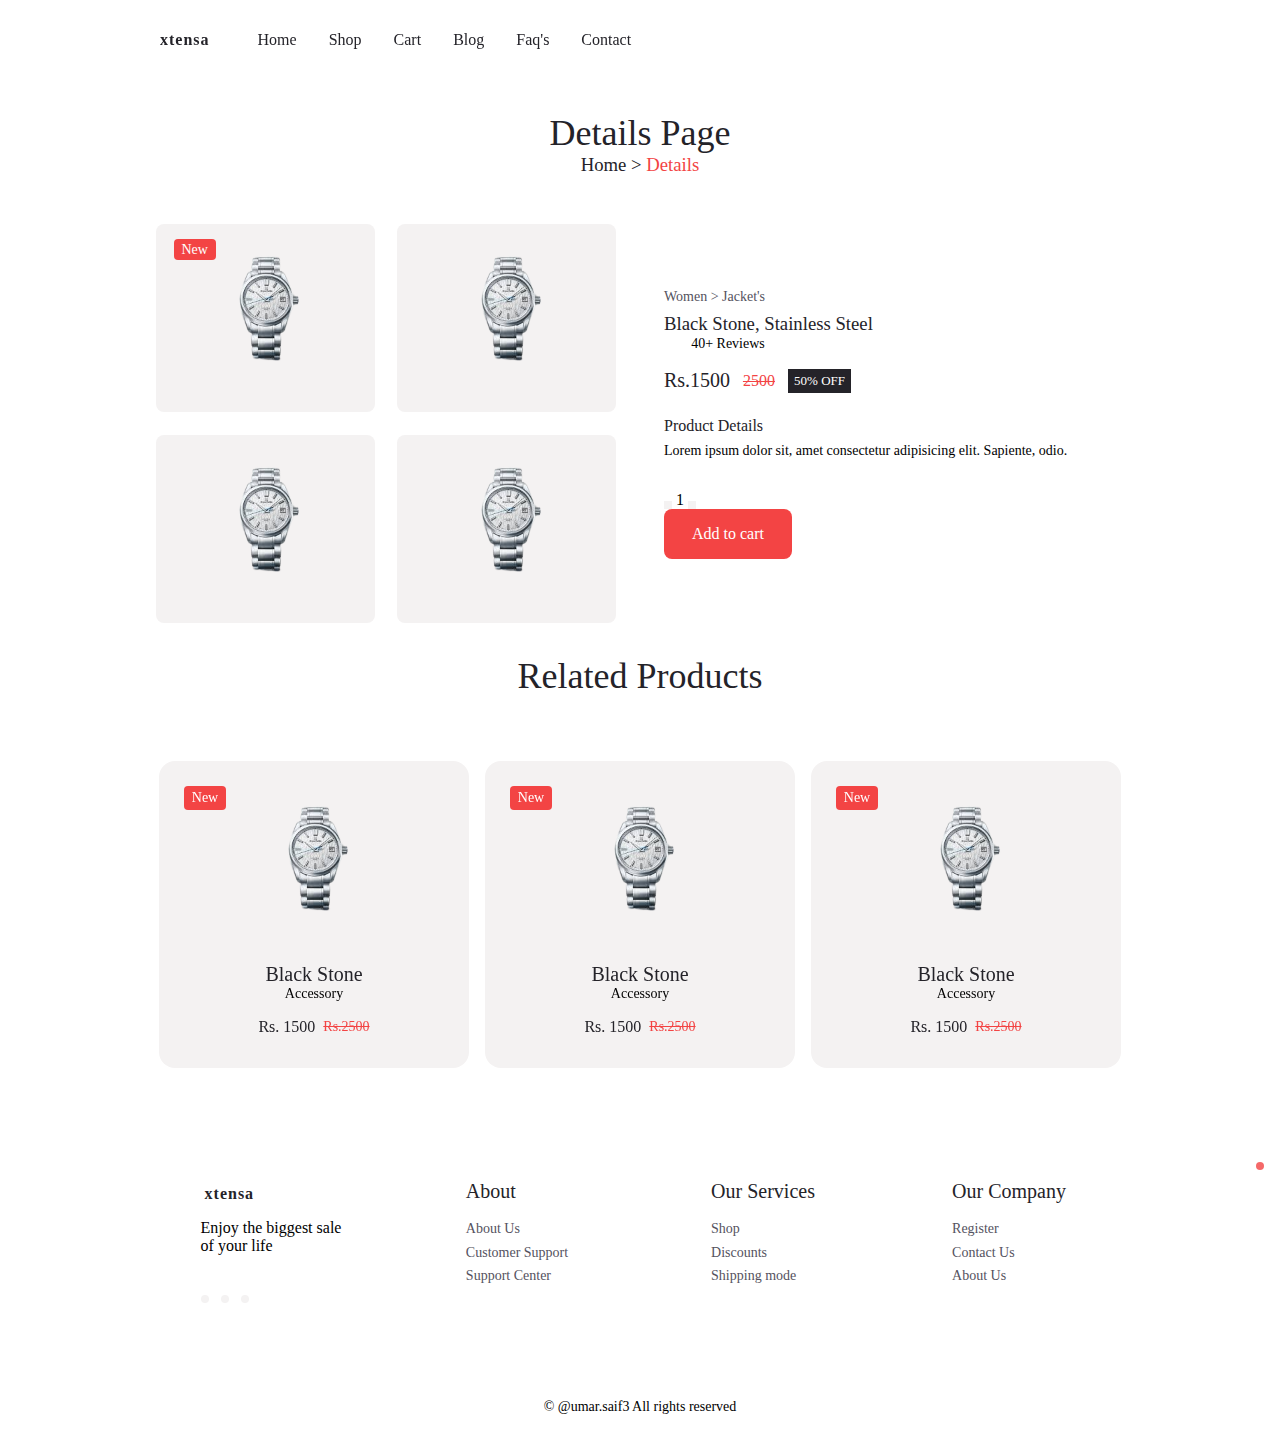
<file: details.html>
<!DOCTYPE html>
<html lang="en">
<head>
    <meta charset="UTF-8">
    <meta name="viewport" content="width=device-width, initial-scale=1.0">
    <link rel="stylesheet" href="https://cdnjs.cloudflare.com/ajax/libs/font-awesome/6.7.1/css/all.min.css" integrity="sha512-5Hs3dF2AEPkpNAR7UiOHba+lRSJNeM2ECkwxUIxC1Q/FLycGTbNapWXB4tP889k5T5Ju8fs4b1P5z/iB4nMfSQ==" crossorigin="anonymous" referrerpolicy="no-referrer" />
    <link rel="stylesheet" href="assets/css/swiper-bundle.min.css">
    <link rel="stylesheet" href="assets/css/style.css">
    <link rel="stylesheet" href="assets/css/colors/color-1.css">
    <title>Details</title>
</head>
<body>
     <!--==========HEADER===========-->
   <header class="header" id="header">
    <nav class="nav container">
        <a href="index.html" class="nav__logo">
            <i class="fa-solid fa-bag-shopping nav__logo-icon"></i>Xtensa
        </a>
        <div class="nav__menu" id="nav-menu">
            <ul class="nav__list">
                <li class="nav__item">
                    <a href="index.html" class="nav__link">Home</a>
                </li>

                <li class="nav__item">
                    <a href="shop.html" class="nav__link">Shop</a>
                </li>

                <li class="nav__item">
                    <a href="cart.html" class="nav__link">Cart</a>
                </li> 

                <li class="nav__item">
                    <a href="blog.html" class="nav__link">Blog</a>
                </li> 


                <li class="nav__item">
                    <a href="faq.html" class="nav__link">Faq's</a>
                </li>

                <li class="nav__item">
                    <a href="contact.html" class="nav__link">Contact</a>
                </li>
            </ul>

            <div class="nav__close" id="nav-close">
                <i class="fa-solid fa-xmark"></i>
            </div>

        </div>

        <div class="nav__btns">
           <div class="login__toggle" id="login-button">
            <i class="fa-solid fa-user"></i>
           </div>
           
           <div class="nav__shop" id="cart-shop">
            <i class="fa-solid fa-cart-shopping"></i>
           </div>

           <div class="nav__toggle" id="nav-toggle">
            <i class="fa-solid fa-grip-vertical"></i>
           </div>
           
        </div>
    </nav>
   </header>
   <!--==========CART===========-->
   <div class="cart" id="cart">
    <i class="fa-solid fa-xmark cart__close" id="cart-close"></i>
    <h2 class="cart__title-center">My Cart</h2>
    <div class="cart__container">
        <aricle class="cart__card">
            <div class="cart__box">
                <img src="assets/img/img1.jpeg" alt="" class="cart__img">
            </div>

            <div class="cart__details">
                <h3 class="cart__title">Silver Golden</h3>
                <span class="cart__price">Rs. 200000</span>

                <div class="cart__amount">
                    <div class="cart__amount-content">
                        <span class="cart__amount-box">
                            <i class="fa-solid fa-minus"></i>
                        </span>

                        <span class="cart__amount-number">1</span>
                        <span class="cart__amount-box">
                            <i class="fa-solid fa-plus"></i>
                        </span>
                    </div>
                    <i class="fa-solid fa-trash"></i>
                </div>
            </div>
        </aricle>

        <aricle class="cart__card">
            <div class="cart__box">
                <img src="assets/img/img5.jpeg" alt="" class="cart__img">
            </div>

            <div class="cart__details">
                <h3 class="cart__title">Rich Silver</h3>
                <span class="cart__price">Rs. 2300</span>
                <div class="cart__amount">
                    <div class="cart__amount-content">
                        <span class="cart__amount-box">
                            <i class="fa-solid fa-minus"></i>
                        </span>
                        <span class="cart__amount-number">1</span>
                        <span class="cart__amount-box">
                            <i class="fa-solid fa-plus"></i>
                        </span>
                    </div>
                    <i class="fa-solid fa-trash"></i>
                </div>
            </div>
        </aricle>

        <aricle class="cart__card">
            <div class="cart__box">
                <img src="assets/img/img9.jpeg" alt="" class="cart__img"width="230px">
            </div>

            <div class="cart__details">
                <h3 class="cart__title">Rado</h3>
                <span class="cart__price">Rs. 2500</span>
                <div class="cart__amount">
                    <div class="cart__amount-content">
                        <span class="cart__amount-box">
                            <i class="fa-solid fa-minus"></i>
                        </span>
                        <span class="cart__amount-number">1</span>
                        <span class="cart__amount-box">
                            <i class="fa-solid fa-plus"></i>
                        </span>
                    </div>
                    <i class="fa-solid fa-trash"></i>
                </div>
            </div>
        </aricle>
    </div>
    <div class="cart__prices">
        <span class="cart__prices-item">3 item</span>
        <span class="cart__prices-total">Rs. 2800</span>
    </div>
   </div>

   <!--========LOGIN=========-->
   <div class="login" id="login">
    <i class="fa-solid fa-xmark login__close " id="login-close"></i>

    <h2 class="login__title-center">Login</h2>

    <form action="" class="login__form grid">
        <div class="login__content">
            <label for="" class="login__label">Email</label>
            <input type="email" class="login__input">
        </div>

        <div class="login__content">
            <label for="" class="login__label">Password</label>
            <input type="password" class="login__input">
        </div>

        <div>
            <a href="#" class="button">Sign in</a>
        </div>

        <p class="signup">Not a member? <a href="registration.html">sign up now</a></p>
    </form>
   </div>
   <main class="main">
    <!--=============ABOUT================= -->
    <section class="detail section container">
        <h2 class="breadcrumb__title">Details Page</h2>
        <h3 class="breadcrumb__subtitle">Home > <span>Details </span></h3>

        <div class="details__container grid">
            <div class="product__images grid">
                <div class="product__img">
                    <div class="details__img-tag">New</div>
                    <img src="assets/img/img9-removebg-preview.png" alt="">
                </div>
                <div class="product__img">
                    <img src="assets/img/img9-removebg-preview.png" alt="">
                </div>
                <div class="product__img">
                    <img src="assets/img/img9-removebg-preview.png" alt="">
                </div>
                <div class="product__img">
                    <img src="assets/img/img9-removebg-preview.png" alt="">
                </div>
            </div>
            <div class="product__info">
                <p class="details__subtitle">Women > Jacket's</p>
                <h3 class="details__title">Black Stone, Stainless Steel</h3>

                <div class="rating">
                    <div class="stars">
                        <i class="fa-solid fa-star"></i>
                        <i class="fa-solid fa-star"></i>
                        <i class="fa-solid fa-star"></i>
                        <i class="fa-solid fa-star"></i>
                        <i class="fa-regular fa-star"></i>
                    </div>
                    <span class="reviews__count">40+ Reviews</span>
                </div>
                <div class="details__prices">
                    <span class="details__price">Rs.1500</span>
                    <span class="details__discount">2500</span>
                    <span class="discount__percentage">50% OFF</span>
                </div>

                <div class="details__description">
                    <h3 class="description__title">Product Details</h3>
                    <div class="description__details">
                        <p>Lorem ipsum dolor sit, amet consectetur adipisicing elit. Sapiente, odio.</p>
                    </div>
                </div>

                <div class="cart__amount">
                    <div class="cart__amount-content">
                        <span class="cart__amount-box">
                            <i class="fa-solid fa-minus"></i>
                        </span>

                        <span class="cart__amount-number">1</span>
                        <span class="cart__amount-box">
                            <i class="fa-solid fa-plus"></i>
                        </span>
                    </div>
                    <i class="fa-solid fa-heart cart__amount-heart"></i>
                </div>
                <a href="#" class="button">Add to cart</a>
            </div>
        </div>
    </section>
    <!--Related Products-->
    <h2 class="section__title">Related Products</h2>
        <div class="new__container container">
            <div class="swiper new-swiper">
                <div class="swiper-wrapper">
                    <div class="new__content swiper-slide">
                        <div class="new__tag">New</div>
                        <img src="assets/img/img9-removebg-preview.png" alt="" class="new__img">
                        <h3 class="new__title">Black Stone</h3>
                        <span class="new__subtitle">Accessory</span>
                        <div class="new__prices">
                            <span class="new__price">Rs. 1500</span>
                            <span class="new__discount">Rs.2500</span>
                        </div>
                        <a href="details.html" class="button new__button"><i class="fa-solid fa-cart-plus"></i></a>
                    </div>
                    <div class="new__content swiper-slide">
                        <div class="new__tag">New</div>
                        <img src="assets/img/img9-removebg-preview.png" alt="" class="new__img">
                        <h3 class="new__title">Black Stone</h3>
                        <span class="new__subtitle">Accessory</span>
                        <div class="new__prices">
                            <span class="new__price">Rs. 1500</span>
                            <span class="new__discount">Rs.2500</span>
                        </div>
                        <a href="details.html" class="button new__button"><i class="fa-solid fa-cart-plus"></i></a>
                    </div>
                    <div class="new__content swiper-slide">
                        <div class="new__tag">New</div>
                        <img src="assets/img/img9-removebg-preview.png" alt="" class="new__img">
                        <h3 class="new__title">Black Stone</h3>
                        <span class="new__subtitle">Accessory</span>
                        <div class="new__prices">
                            <span class="new__price">Rs. 1500</span>
                            <span class="new__discount">Rs.2500</span>
                        </div>
                        <a href="details.html" class="button new__button"><i class="fa-solid fa-cart-plus"></i></a>
                    </div>
                    <div class="new__content swiper-slide">
                        <div class="new__tag">New</div>
                        <img src="assets/img/img9-removebg-preview.png" alt="" class="new__img">
                        <h3 class="new__title">Black Stone</h3>
                        <span class="new__subtitle">Accessory</span>
                        <div class="new__prices">
                            <span class="new__price">Rs. 1500</span>
                            <span class="new__discount">Rs.2500</span>
                        </div>
                        <a href="details.html" class="button new__button"><i class="fa-solid fa-cart-plus"></i></a>
                    </div> 
                    <div class="new__content swiper-slide">
                        <div class="new__tag">New</div>
                        <img src="assets/img/img9-removebg-preview.png" alt="" class="new__img">
                        <h3 class="new__title">Black Stone</h3>
                        <span class="new__subtitle">Accessory</span>
                        <div class="new__prices">
                            <span class="new__price">Rs. 1500</span>
                            <span class="new__discount">Rs.2500</span>
                        </div>
                        <a href="details.html" class="button new__button"><i class="fa-solid fa-cart-plus"></i></a>
                    </div>
                    <div class="new__content swiper-slide">
                        <div class="new__tag">New</div>
                        <img src="assets/img/img9-removebg-preview.png" alt="" class="new__img">
                        <h3 class="new__title">Black Stone</h3>
                        <span class="new__subtitle">Accessory</span>
                        <div class="new__prices">
                            <span class="new__price">Rs. 1500</span>
                            <span class="new__discount">Rs.2500</span>
                        </div>
                        <a href="details.html" class="button new__button"><i class="fa-solid fa-cart-plus"></i></a>
                    </div>
                </div>
            </div>
        </div>
   </main>
<!--=========FOOTER============-->
   <footer class="footer section">
    <div class="footer__container container grid">
        <div class="footer__content">
            <a href="" class="footer__logo">
                <i class="fa-solid fa-bag-shopping"></i>xtensa
            </a>
            <p class="footer__description">
                Enjoy the biggest sale <br>of your life
            </p>
            <div class="footer__social">
                <a href="#" class="footer__social-link"><i class="fa-brands fa-facebook"></i></a>
                <a href="#" class="footer__social-link"><i class="fa-brands fa-instagram"></i></a>
                <a href="#" class="footer__social-link"><i class="fa-brands fa-twitter"></i></a>
            </div>
        </div>
        <div class="footer__content">
            <h3 class="footer__title">About</h3>

            <ul class="footer__links">
                <li><a href="about.html" class="footer__link">About Us</a></li>
                <li><a href="#" class="footer__link">Customer Support</a></li>
                <li><a href="#" class="footer__link">Support Center</a></li>
            </ul>
        </div>
        <div class="footer__content">
            <h3 class="footer__title">Our Services</h3>

            <ul class="footer__links">
                <li><a href="shop.html" class="footer__link">Shop</a></li>
                <li><a href="#" class="footer__link">Discounts</a></li>
                <li><a href="#" class="footer__link">Shipping mode</a></li>


            </ul>
        </div>
        <div class="footer__content">
            <h3 class="footer__title">Our Company</h3>

            <ul class="footer__links">
                <li><a href="registration.html" class="footer__link">Register</a></li>
                <li><a href="contact.html" class="footer__link">Contact Us</a></li>
                <li><a href="about.html" class="footer__link">About Us</a></li>
            </ul>
        </div>
    </div>
    <span class="footer__copy">&#169; @umar.saif3 All rights reserved</span>
</footer>

<!--LIGHT BOX-->
<div class="lightbox">
    <div class="lightbox__content">
        <div class="lightbox__close">&times;</div>
        <img src="assets/img/img9-removebg-preview.png" alt="" class="lightbox__img">
        <div class="lightbox__caption">
            <div class="caption__text">xtensa</div>
            <div class="caption__counter">1 of 4</div>
        </div>
    </div>
    <div class="lightbox__controls">
        <div class="prev__item"><i class="fa-solid fa-chevron-left"></i></div>
        <div class="next__item"><i class="fa-solid fa-chevron-right"></i></div>

    </div>
</div>

<!--=============SCROLL UP================-->
<a href="" class="scrollup" id="scroll-up"><i class="fa-solid fa-arrow-up scrollup__icon"></i>
</a>

</main>
<script src="assets/js/swiper-bundle.min.js"></script>
<script src="assets/js/script.js"></script>
</body>
</html>
</file>
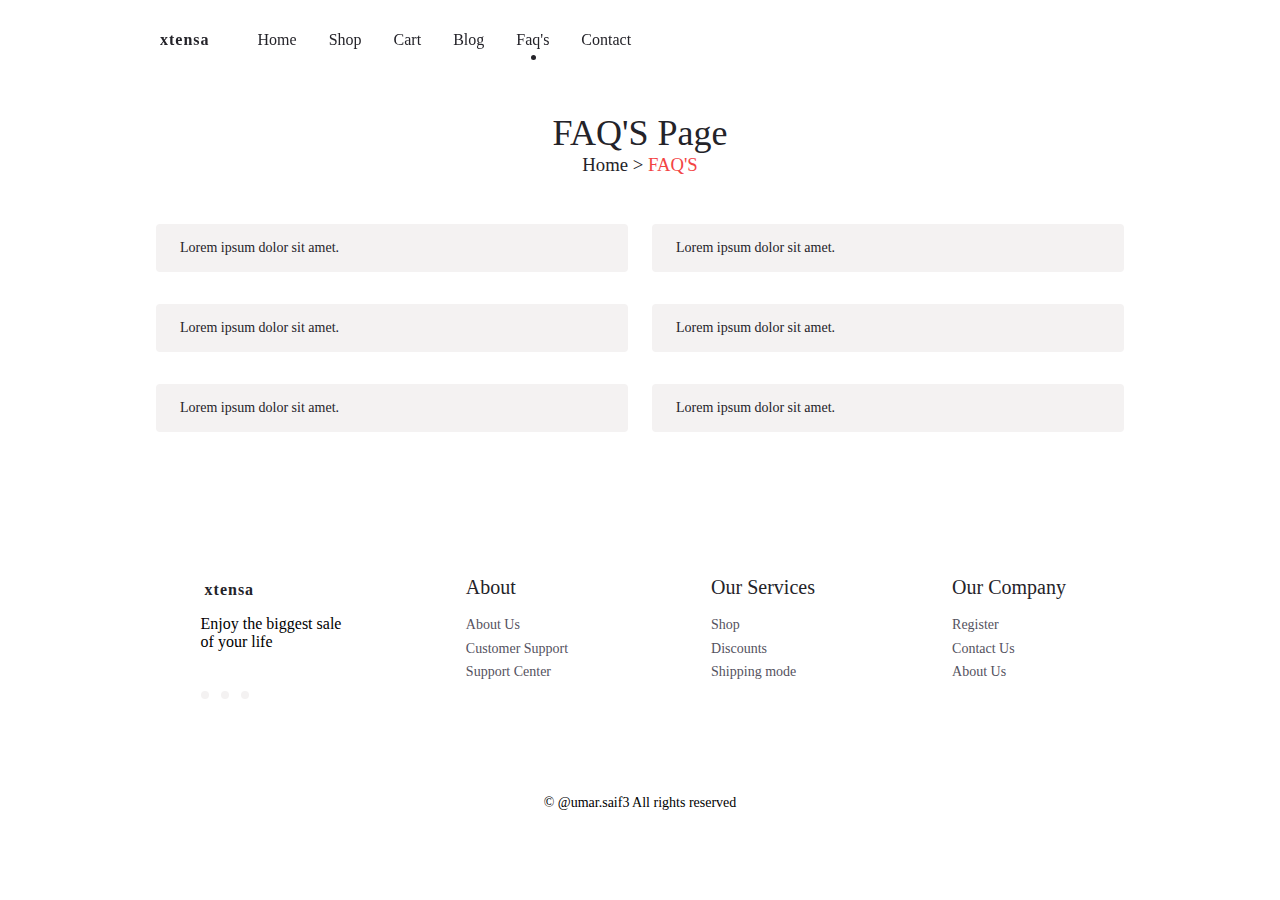
<file: faq.html>
<!DOCTYPE html>
<html lang="en">
<head>
    <meta charset="UTF-8">
    <meta name="viewport" content="width=device-width, initial-scale=1.0">
    <link rel="stylesheet" href="https://cdnjs.cloudflare.com/ajax/libs/font-awesome/6.7.1/css/all.min.css" integrity="sha512-5Hs3dF2AEPkpNAR7UiOHba+lRSJNeM2ECkwxUIxC1Q/FLycGTbNapWXB4tP889k5T5Ju8fs4b1P5z/iB4nMfSQ==" crossorigin="anonymous" referrerpolicy="no-referrer" />
    <link rel="stylesheet" href="assets/css/swiper-bundle.min.css">
    <link rel="stylesheet" href="assets/css/style.css">
    <link rel="stylesheet" href="assets/css/colors/color-1.css">
    <title>Xtensa | Faq's</title>
</head>
<body>
    <!--========HEADER===========-->
    <header class="header" id="header">
        <nav class="nav container">
            <a href="index.html" class="nav__logo">
                <i class="fa-solid fa-bag-shopping nav__logo-icon"></i>Xtensa
            </a>
            <div class="nav__menu" id="nav-menu">
                <ul class="nav__list">
                    <li class="nav__item">
                        <a href="index.html" class="nav__link">Home</a>
                    </li>
    
                    <li class="nav__item">
                        <a href="shop.html" class="nav__link">Shop</a>
                    </li>
    
                    <li class="nav__item">
                        <a href="cart.html" class="nav__link">Cart</a>
                    </li> 
    
                    <li class="nav__item">
                        <a href="blog.html" class="nav__link">Blog</a>
                    </li> 
    
    
                    <li class="nav__item">
                        <a href="faq.html" class="nav__link active-link">Faq's</a>
                    </li>
    
                    <li class="nav__item">
                        <a href="contact.html" class="nav__link">Contact</a>
                    </li>
                </ul>
    
                <div class="nav__close" id="nav-close">
                    <i class="fa-solid fa-xmark"></i>
                </div>
    
            </div>
    
            <div class="nav__btns">
               <div class="login__toggle" id="login-button">
                <i class="fa-solid fa-user"></i>
               </div>
               
               <div class="nav__shop" id="cart-shop">
                <i class="fa-solid fa-bag-shopping"></i>
               </div>
    
               <div class="nav__toggle" id="nav-toggle">
                <i class="fa-solid fa-grip-vertical"></i>
               </div>
               
            </div>
        </nav>
       </header>

       <!--==========CART===========-->
   <div class="cart" id="cart">
    <i class="fa-solid fa-xmark cart__close" id="cart-close"></i>
    <h2 class="cart__title-center">My Cart</h2>
    <div class="cart__container">
        <aricle class="cart__card">
            <div class="cart__box">
                <img src="assets/img/img1.jpeg" alt="" class="cart__img">
            </div>

            <div class="cart__details">
                <h3 class="cart__title">Silver Golden</h3>
                <span class="cart__price">Rs. 200000</span>

                <div class="cart__amount">
                    <div class="cart__amount-content">
                        <span class="cart__amount-box">
                            <i class="fa-solid fa-minus"></i>
                        </span>

                        <span class="cart__amount-number">1</span>
                        <span class="cart__amount-box">
                            <i class="fa-solid fa-plus"></i>
                        </span>
                    </div>
                    <i class="fa-solid fa-trash"></i>
                </div>
            </div>
        </aricle>

        <aricle class="cart__card">
            <div class="cart__box">
                <img src="assets/img/img5.jpeg" alt="" class="cart__img">
            </div>

            <div class="cart__details">
                <h3 class="cart__title">Rich Silver</h3>
                <span class="cart__price">Rs. 2300</span>
                <div class="cart__amount">
                    <div class="cart__amount-content">
                        <span class="cart__amount-box">
                            <i class="fa-solid fa-minus"></i>
                        </span>
                        <span class="cart__amount-number">1</span>
                        <span class="cart__amount-box">
                            <i class="fa-solid fa-plus"></i>
                        </span>
                    </div>
                    <i class="fa-solid fa-trash"></i>
                </div>
            </div>
        </aricle>

        <aricle class="cart__card">
            <div class="cart__box">
                <img src="assets/img/img9.jpeg" alt="" class="cart__img"width="230px">
            </div>

            <div class="cart__details">
                <h3 class="cart__title">Rado</h3>
                <span class="cart__price">Rs. 2500</span>
                <div class="cart__amount">
                    <div class="cart__amount-content">
                        <span class="cart__amount-box">
                            <i class="fa-solid fa-minus"></i>
                        </span>
                        <span class="cart__amount-number">1</span>
                        <span class="cart__amount-box">
                            <i class="fa-solid fa-plus"></i>
                        </span>
                    </div>
                    <i class="fa-solid fa-trash"></i>
                </div>
            </div>
        </aricle>
    </div>
    <div class="cart__prices">
        <span class="cart__prices-item">3 item</span>
        <span class="cart__prices-total">Rs. 2800</span>
    </div>
   </div>

   <!--========LOGIN=========-->
   <div class="login" id="login">
    <i class="fa-solid fa-xmark login__close " id="login-close"></i>

    <h2 class="login__title-center">Login</h2>

    <form action="" class="login__form grid">
        <div class="login__content">
            <label for="" class="login__label">Email</label>
            <input type="email" class="login__input">
        </div>

        <div class="login__content">
            <label for="" class="login__label">Password</label>
            <input type="password" class="login__input">
        </div>

        <div>
            <a href="#" class="button">Sign in</a>
        </div>

        <p class="signup">Not a member? <a href="registration.html">sign up now</a></p>
    </form>
   </div>

   <!--=======MAIN=========-->
   <main class="main">
    <!--============FAQ'S=============-->
    <section class="questions section container">
        <h2 class="breadcrumb__title">FAQ'S Page</h2>
        <h3 class="breadcrumb__subtitle">Home ><span> FAQ'S</span></h3>
         <div class="questions__container grid">
            <div class="questions__group">
                <div class="questions__item">
                    <header class="questions__header">
                        <i class="fa-solid fa-plus questions__icon"></i>
                        <h3 class="questions__item-title">Lorem ipsum dolor sit amet.</h3>
                    </header>

                    <div class="questions__content">
                        <p class="questions__description">
                            Lorem ipsum dolor sit amet consectetur adipisicing elit. Placeat, nobis veritatis expedita et provident nam nulla quaerat numquam sequi fugiat!
                        </p>
                    </div>
                </div>
                <div class="questions__item">
                    <header class="questions__header">
                        <i class="fa-solid fa-plus questions__icon"></i>
                        <h3 class="questions__item-title">Lorem ipsum dolor sit amet.</h3>
                    </header>

                    <div class="questions__content">
                        <p class="questions__description">
                            Lorem ipsum dolor sit amet consectetur adipisicing elit. Placeat, nobis veritatis expedita et provident nam nulla quaerat numquam sequi fugiat!
                        </p>
                    </div>
                </div>
                <div class="questions__item">
                    <header class="questions__header">
                        <i class="fa-solid fa-plus questions__icon"></i>
                        <h3 class="questions__item-title">Lorem ipsum dolor sit amet.</h3>
                    </header>

                    <div class="questions__content">
                        <p class="questions__description">
                            Lorem ipsum dolor sit amet consectetur adipisicing elit. Placeat, nobis veritatis expedita et provident nam nulla quaerat numquam sequi fugiat!
                        </p>
                    </div>
                </div>
            </div>

            <div class="questions__group">
                <div class="questions__item">
                    <header class="questions__header">
                        <i class="fa-solid fa-plus questions__icon"></i>
                        <h3 class="questions__item-title">Lorem ipsum dolor sit amet.</h3>
                    </header>

                    <div class="questions__content">
                        <p class="questions__description">
                            Lorem ipsum dolor sit amet consectetur adipisicing elit. Placeat, nobis veritatis expedita et provident nam nulla quaerat numquam sequi fugiat!
                        </p>
                    </div>
                </div>
                <div class="questions__item">
                    <header class="questions__header">
                        <i class="fa-solid fa-plus questions__icon"></i>
                        <h3 class="questions__item-title">Lorem ipsum dolor sit amet.</h3>
                    </header>

                    <div class="questions__content">
                        <p class="questions__description">
                            Lorem ipsum dolor sit amet consectetur adipisicing elit. Placeat, nobis veritatis expedita et provident nam nulla quaerat numquam sequi fugiat!
                        </p>
                    </div>
                </div>
                <div class="questions__item">
                    <header class="questions__header">
                        <i class="fa-solid fa-plus questions__icon"></i>
                        <h3 class="questions__item-title">Lorem ipsum dolor sit amet.</h3>
                    </header>

                    <div class="questions__content">
                        <p class="questions__description">
                            Lorem ipsum dolor sit amet consectetur adipisicing elit. Placeat, nobis veritatis expedita et provident nam nulla quaerat numquam sequi fugiat!
                        </p>
                    </div>
                </div>
            </div>
         </div>
    </section>
   </main>

<!--===========FOOTER========-->
   <footer class="footer section">
    <div class="footer__container container grid">
        <div class="footer__content">
            <a href="" class="footer__logo">
                <i class="fa-solid fa-bag-shopping"></i>xtensa
            </a>
            <p class="footer__description">
                Enjoy the biggest sale <br>of your life
            </p>
            <div class="footer__social">
                <a href="#" class="footer__social-link"><i class="fa-brands fa-facebook"></i></a>
                <a href="#" class="footer__social-link"><i class="fa-brands fa-instagram"></i></a>
                <a href="#" class="footer__social-link"><i class="fa-brands fa-twitter"></i></a>
            </div>
        </div>
        <div class="footer__content">
            <h3 class="footer__title">About</h3>

            <ul class="footer__links">
                <li><a href="about.html" class="footer__link">About Us</a></li>
                <li><a href="#" class="footer__link">Customer Support</a></li>
                <li><a href="#" class="footer__link">Support Center</a></li>
            </ul>
        </div>
        <div class="footer__content">
            <h3 class="footer__title">Our Services</h3>

            <ul class="footer__links">
                <li><a href="shop.html" class="footer__link">Shop</a></li>
                <li><a href="#" class="footer__link">Discounts</a></li>
                <li><a href="#" class="footer__link">Shipping mode</a></li>


            </ul>
        </div>
        <div class="footer__content">
            <h3 class="footer__title">Our Company</h3>

            <ul class="footer__links">
                <li><a href="registration.html" class="footer__link">Register</a></li>
                <li><a href="contact.html" class="footer__link">Contact Us</a></li>
                <li><a href="about.html" class="footer__link">About Us</a></li>
            </ul>
        </div>
    </div>
    <span class="footer__copy">&#169; @umar.saif3 All rights reserved</span>
</footer>
   <!--==========SCROLL UP============-->
   <a href="" class="scrollup" id="scroll-up"><i class="fa-solid fa-arrow-up scrollup__icon"></i>
   </a>

   <script src="assets/js/swiper-bundle.min.js"></script>
   <script src="assets/js/script.js"></script>
</body>
</html>
</file>
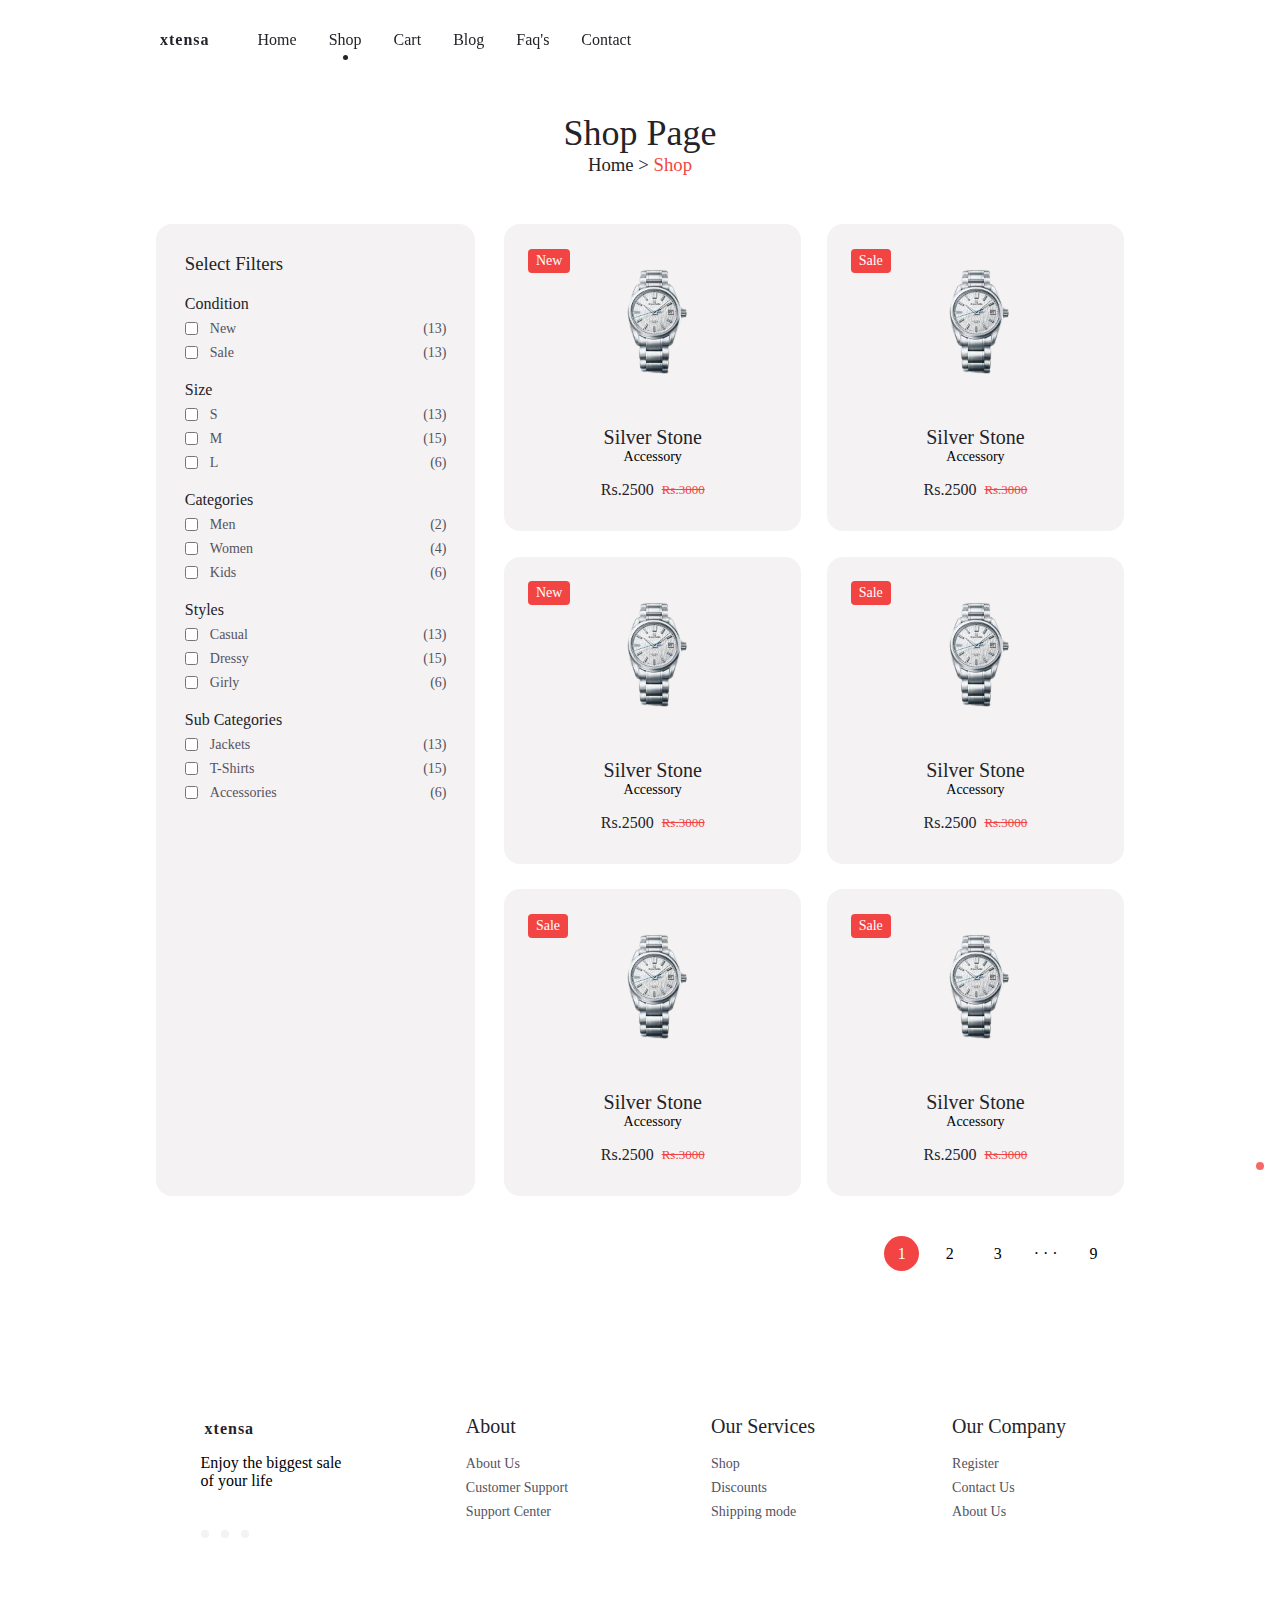
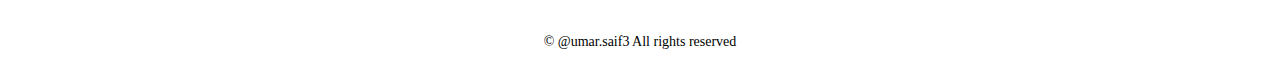
<file: shop.html>
<!DOCTYPE html>
<html lang="en">
<head>
    <meta charset="UTF-8">
    <meta name="viewport" content="width=device-width, initial-scale=1.0">
    <link rel="stylesheet" href="https://cdnjs.cloudflare.com/ajax/libs/font-awesome/6.7.1/css/all.min.css" integrity="sha512-5Hs3dF2AEPkpNAR7UiOHba+lRSJNeM2ECkwxUIxC1Q/FLycGTbNapWXB4tP889k5T5Ju8fs4b1P5z/iB4nMfSQ==" crossorigin="anonymous" referrerpolicy="no-referrer" />
    <link rel="stylesheet" href="assets/css/swiper-bundle.min.css">
    <link rel="stylesheet" href="assets/css/style.css">
    <link rel="stylesheet" href="assets/css/colors/color-1.css">
    <title>Xtensa | Shop</title>
</head>
<body>
    <!--========HEADER===========-->
    <header class="header" id="header">
        <nav class="nav container">
            <a href="index.html" class="nav__logo">
                <i class="fa-solid fa-bag-shopping nav__logo-icon"></i>Xtensa
            </a>
            <div class="nav__menu" id="nav-menu">
                <ul class="nav__list">
                    <li class="nav__item">
                        <a href="index.html" class="nav__link">Home</a>
                    </li>
    
                    <li class="nav__item">
                        <a href="shop.html" class="nav__link active-link">Shop</a>
                    </li>
    
                    <li class="nav__item">
                        <a href="cart.html" class="nav__link">Cart</a>
                    </li> 
    
                    <li class="nav__item">
                        <a href="blog.html" class="nav__link">Blog</a>
                    </li> 
    
    
                    <li class="nav__item">
                        <a href="faq.html" class="nav__link">Faq's</a>
                    </li>
    
                    <li class="nav__item">
                        <a href="contact.html" class="nav__link">Contact</a>
                    </li>
                </ul>
    
                <div class="nav__close" id="nav-close">
                    <i class="fa-solid fa-xmark"></i>
                </div>
    
            </div>
    
            <div class="nav__btns">
               <div class="login__toggle" id="login-button">
                <i class="fa-solid fa-user"></i>
               </div>
               
               <div class="nav__shop" id="cart-shop">
                <i class="fa-solid fa-bag-shopping"></i>
               </div>
    
               <div class="nav__toggle" id="nav-toggle">
                <i class="fa-solid fa-grip-vertical"></i>
               </div>
               
            </div>
        </nav>
       </header>

       <!--==========CART===========-->
   <div class="cart" id="cart">
    <i class="fa-solid fa-xmark cart__close" id="cart-close"></i>
    <h2 class="cart__title-center">My Cart</h2>
    <div class="cart__container">
        <aricle class="cart__card">
            <div class="cart__box">
                <img src="assets/img/img1.jpeg" alt="" class="cart__img">
            </div>

            <div class="cart__details">
                <h3 class="cart__title">Silver Golden</h3>
                <span class="cart__price">Rs. 200000</span>

                <div class="cart__amount">
                    <div class="cart__amount-content">
                        <span class="cart__amount-box">
                            <i class="fa-solid fa-minus"></i>
                        </span>

                        <span class="cart__amount-number">1</span>
                        <span class="cart__amount-box">
                            <i class="fa-solid fa-plus"></i>
                        </span>
                    </div>
                    <i class="fa-solid fa-trash"></i>
                </div>
            </div>
        </aricle>

        <aricle class="cart__card">
            <div class="cart__box">
                <img src="assets/img/img5.jpeg" alt="" class="cart__img">
            </div>

            <div class="cart__details">
                <h3 class="cart__title">Rich Silver</h3>
                <span class="cart__price">Rs. 2300</span>
                <div class="cart__amount">
                    <div class="cart__amount-content">
                        <span class="cart__amount-box">
                            <i class="fa-solid fa-minus"></i>
                        </span>
                        <span class="cart__amount-number">1</span>
                        <span class="cart__amount-box">
                            <i class="fa-solid fa-plus"></i>
                        </span>
                    </div>
                    <i class="fa-solid fa-trash"></i>
                </div>
            </div>
        </aricle>

        <aricle class="cart__card">
            <div class="cart__box">
                <img src="assets/img/img9.jpeg" alt="" class="cart__img"width="230px">
            </div>

            <div class="cart__details">
                <h3 class="cart__title">Rado</h3>
                <span class="cart__price">Rs. 2500</span>
                <div class="cart__amount">
                    <div class="cart__amount-content">
                        <span class="cart__amount-box">
                            <i class="fa-solid fa-minus"></i>
                        </span>
                        <span class="cart__amount-number">1</span>
                        <span class="cart__amount-box">
                            <i class="fa-solid fa-plus"></i>
                        </span>
                    </div>
                    <i class="fa-solid fa-trash"></i>
                </div>
            </div>
        </aricle>
    </div>
    <div class="cart__prices">
        <span class="cart__prices-item">3 item</span>
        <span class="cart__prices-total">Rs. 2800</span>
    </div>
   </div>

   <!--========LOGIN=========-->
   <div class="login" id="login">
    <i class="fa-solid fa-xmark login__close " id="login-close"></i>

    <h2 class="login__title-center">Login</h2>

    <form action="" class="login__form grid">
        <div class="login__content">
            <label for="" class="login__label">Email</label>
            <input type="email" class="login__input">
        </div>

        <div class="login__content">
            <label for="" class="login__label">Password</label>
            <input type="password" class="login__input">
        </div>

        <div>
            <a href="#" class="button">Sign in</a>
        </div>

        <p class="signup">Not a member? <a href="registration.html">sign up now</a></p>
    </form>
   </div>

   <!--=========Main=========-->
   <main class="main">
    <!--=========SHOP=============-->
    <section class="shop section container">
        <h2 class="breadcrumb__title">Shop Page</h2>
        <h3 class="breadcrumb__subtitle">Home ><span> Shop</span></h3>
        <div class="shop__container grid">
            <div class="sidebar">
                <h3 class="slidebar__title">Select Filters</h3>
                <div class="filter__content">
                    <h3 class="filter__subtitle">Condition</h3>
                    <div class="filter">
                        <input type="checkbox" name="" id="">
                        <p>New</p> <span>(13)</span>
                    </div>
                    <div class="filter">
                        <input type="checkbox" name="" id="">
                        <p>Sale</p> <span>(13)</span>
                    </div>
                </div>

                <div class="filter__content">
                    <h3 class="filter__subtitle">Size</h3>
                    <div class="filter">
                        <input type="checkbox" name="" id="">
                        <p>S</p> <span>(13)</span>
                    </div>
                    <div class="filter">
                        <input type="checkbox" name="" id="">
                        <p>M</p> <span>(15)</span>
                    </div>
                    <div class="filter">
                        <input type="checkbox" name="" id="">
                        <p>L</p> <span>(6)</span>
                    </div>
                </div>

                <div class="filter__content">
                    <h3 class="filter__subtitle">Categories</h3>
                    <div class="filter">
                        <input type="checkbox" name="" id="">
                        <p>Men</p> <span>(2)</span>
                    </div>
                    <div class="filter">
                        <input type="checkbox" name="" id="">
                        <p>Women</p> <span>(4)</span>
                    </div>
                    <div class="filter">
                        <input type="checkbox" name="" id="">
                        <p>Kids</p> <span>(6)</span>
                    </div>
                </div>

                <div class="filter__content">
                    <h3 class="filter__subtitle">Styles</h3>
                    <div class="filter">
                        <input type="checkbox" name="" id="">
                        <p>Casual</p> <span>(13)</span>
                    </div>
                    <div class="filter">
                        <input type="checkbox" name="" id="">
                        <p>Dressy</p> <span>(15)</span>
                    </div>
                    <div class="filter">
                        <input type="checkbox" name="" id="">
                        <p>Girly</p> <span>(6)</span>
                    </div>
                </div>

                <div class="filter__content">
                    <h3 class="filter__subtitle">Sub Categories</h3>
                    <div class="filter">
                        <input type="checkbox" name="" id="">
                        <p>Jackets</p> <span>(13)</span>
                    </div>
                    <div class="filter">
                        <input type="checkbox" name="" id="">
                        <p>T-Shirts</T-Shirts></p> <span>(15)</span>
                    </div>
                    <div class="filter">
                        <input type="checkbox" name="" id="">
                        <p>Accessories</p> <span>(6)</span>
                    </div>
                </div>
            </div>

            <div class="shop__items grid">
                <div class="shop__content">
                    <div class="shop__tags">New</div>
                    <img src="assets/img/img9-removebg-preview.png" alt="" class="shop__img">
                    <h3 class="shop__title">Silver Stone</h3>
                    <div class="shop__subtitle">Accessory</div>

                    <div class="shop__prices">
                        <span class="shop__price">Rs.2500</span>
                        <span class="shop__discounts">Rs.3000</span>
                    </div>

                   <a href="details.html" class="shop__button button">
                    <i class="fa-solid fa-cart-plus shop__icon"></i>
                   </a> 
                </div>

                <div class="shop__content">
                    <div class="shop__tags">Sale</div>
                    <img src="assets/img/img9-removebg-preview.png" alt="" class="shop__img">
                    <h3 class="shop__title">Silver Stone</h3>
                    <div class="shop__subtitle">Accessory</div>

                    <div class="shop__prices">
                        <span class="shop__price">Rs.2500</span>
                        <span class="shop__discounts">Rs.3000</span>
                    </div>

                   <a href="details.html" class="shop__button button">
                    <i class="fa-solid fa-cart-plus shop__icon"></i>
                   </a> 
                </div>

                <div class="shop__content">
                    <div class="shop__tags">New</div>
                    <img src="assets/img/img9-removebg-preview.png" alt="" class="shop__img">
                    <h3 class="shop__title">Silver Stone</h3>
                    <div class="shop__subtitle">Accessory</div>

                    <div class="shop__prices">
                        <span class="shop__price">Rs.2500</span>
                        <span class="shop__discounts">Rs.3000</span>
                    </div>

                   <a href="details.html" class="shop__button button">
                    <i class="fa-solid fa-cart-plus shop__icon"></i>
                   </a> 
                </div>

                <div class="shop__content">
                    <div class="shop__tags">Sale</div>
                    <img src="assets/img/img9-removebg-preview.png" alt="" class="shop__img">
                    <h3 class="shop__title">Silver Stone</h3>
                    <div class="shop__subtitle">Accessory</div>

                    <div class="shop__prices">
                        <span class="shop__price">Rs.2500</span>
                        <span class="shop__discounts">Rs.3000</span>
                    </div>

                   <a href="details.html" class="shop__button button">
                    <i class="fa-solid fa-cart-plus shop__icon"></i>
                   </a> 
                </div>

                <div class="shop__content">
                    <div class="shop__tags">Sale</div>
                    <img src="assets/img/img9-removebg-preview.png" alt="" class="shop__img">
                    <h3 class="shop__title">Silver Stone</h3>
                    <div class="shop__subtitle">Accessory</div>

                    <div class="shop__prices">
                        <span class="shop__price">Rs.2500</span>
                        <span class="shop__discounts">Rs.3000</span>
                    </div>

                   <a href="details.html" class="shop__button button">
                    <i class="fa-solid fa-cart-plus shop__icon"></i>
                   </a> 
                </div>

                <div class="shop__content">
                    <div class="shop__tags">Sale</div>
                    <img src="assets/img/img9-removebg-preview.png" alt="" class="shop__img">
                    <h3 class="shop__title">Silver Stone</h3>
                    <div class="shop__subtitle">Accessory</div>

                    <div class="shop__prices">
                        <span class="shop__price">Rs.2500</span>
                        <span class="shop__discounts">Rs.3000</span>
                    </div>

                   <a href="details.html" class="shop__button button">
                    <i class="fa-solid fa-cart-plus shop__icon"></i>
                   </a> 
                </div>
            </div>
        </div>
        
        <div class="pagination">
            <i class="fa-solid fa-chevron-left pagination__icon"></i>
            <span class="current">1</span>
            <span>2</span>
            <span>3</span>
            <span>&middot; &middot; &middot;</span>
            <span>9</span>
            <i class="fa-solid fa-chevron-right pagination__icon"></i>
        </div>
    </section>
   </main>
<!--===========FOOTER========-->
   <footer class="footer section">
    <div class="footer__container container grid">
        <div class="footer__content">
            <a href="" class="footer__logo">
                <i class="fa-solid fa-bag-shopping"></i>xtensa
            </a>
            <p class="footer__description">
                Enjoy the biggest sale <br>of your life
            </p>
            <div class="footer__social">
                <a href="#" class="footer__social-link"><i class="fa-brands fa-facebook"></i></a>
                <a href="#" class="footer__social-link"><i class="fa-brands fa-instagram"></i></a>
                <a href="#" class="footer__social-link"><i class="fa-brands fa-twitter"></i></a>
            </div>
        </div>
        <div class="footer__content">
            <h3 class="footer__title">About</h3>

            <ul class="footer__links">
                <li><a href="about.html" class="footer__link">About Us</a></li>
                <li><a href="#" class="footer__link">Customer Support</a></li>
                <li><a href="#" class="footer__link">Support Center</a></li>
            </ul>
        </div>
        <div class="footer__content">
            <h3 class="footer__title">Our Services</h3>

            <ul class="footer__links">
                <li><a href="shop.html" class="footer__link">Shop</a></li>
                <li><a href="#" class="footer__link">Discounts</a></li>
                <li><a href="#" class="footer__link">Shipping mode</a></li>


            </ul>
        </div>
        <div class="footer__content">
            <h3 class="footer__title">Our Company</h3>

            <ul class="footer__links">
                <li><a href="registration.html" class="footer__link">Register</a></li>
                <li><a href="contact.html" class="footer__link">Contact Us</a></li>
                <li><a href="about.html" class="footer__link">About Us</a></li>
            </ul>
        </div>
    </div>
    <span class="footer__copy">&#169; @umar.saif3 All rights reserved</span>
</footer>
   <a href="" class="scrollup" id="scroll-up"><i class="fa-solid fa-arrow-up scrollup__icon"></i>
   </a>

   <script src="assets/js/swiper-bundle.min.js"></script>
   <script src="assets/js/script.js"></script>
</body>
</html>
</file>
<file: assets/css/style.css>
@import url('https://fonts.googleapis.com/css2?family=Poppins:wght@400;500;600;900&display=sawp');
:root{
    --header-height: 3.5rem;

    --title-color:hsl(250, 8%, 15%);
    --text-color:hsl(250, 8%, 35%);
    --body-color:hsl(250, 60%, 98%);
    --container-color:#f4f2f2;
    --shadow:hsla(0, 0%, 15%, .1);
    --scroll-thumb-color: hsl(250, 12%, 80%);
    --scroll-bar-color: hsl(250, 12%, 90%);

    --body-font:'Poppins', sans-serif;
    --biggest-font-size: 4rem;
    --h1-font-size: 2.25rem;
    --h2-font-size: 1.5rem;
    --h3-font-size: 1.25rem;
    --normal-font-size: 1rem;
    --small-font-size: .875rem;
    --smaller-font-size: .813rem;

    --font-medium: 500;
    --font-bold: 600;

    --mb-0-5: .5rem;
    --mb-0-75: .75rem;
    --mb-1: 1rem;
    --mb-1-5: 1.5rem;
    --mb-2: 2rem;
    --mb-2-5: 2.5rem;
    --mb-3: 3rem;

    --z-tooltip: 10;
    --z-fixed: 100;
}

    @media screen and (max-width: 992px) {
        :root {
            
            --biggest-font-size: 2rem;
            --h1-font-size: 1.5rem;
            --h2-font-size: 1.25rem;
            --h3-font-size: 1rem;
            --noraml-font-size: .938rem;
            --small-font-size: .813rem;
            --smaller-font-size: .75rem
        }
    }

*{
    margin: 0;
    padding: 0;
    box-sizing: border-box;
}

html{
    scroll-behavior: smooth;
}

h1,h2,h3,h4 {
    color: var(--title-color);
    font-weight: var(--font-medium);
}

ul{
    list-style: none;
}

a{
    text-decoration: none;
}

img{
    max-width: 100%;
    height: auto;
}
button{
    cursor: pointer;
}
button,
input{
    border: none;
    outline: none;
}
/*==========REUSEABLE CSS CLASSES===========*/
.section{
    padding: 7rem 0 2rem;
}

.section__title,
.breadcrumb__title{
    font-size: var(--h1-font-size);
}
.section__title,
.breadcrumb__subtitle{
        margin-bottom: var(--mb-3);    
}

.section__title,
.breadcrumb__title,
.breadcrumb__subtitle{
    text-align: center;
}

.breadcrumb__subtitle span{
    color: var(--first-color);
}

/*==============LAYOUT==========*/
.container{
    max-width: 968px;
    margin-left: auto;
    margin-right: auto;
}

.grid{
    display: grid;
}

.header{
    width: 100%;
    background: transparent;
    position: fixed;
    top: 0;
    left: 0;
    z-index:var(--z-fixed);
}

/*===========NAV BAR===========*/   

.nav{
    height: calc(var(--header-height) + 1.5rem);
    display: flex;
    justify-content: space-between;
    align-items: center;
    column-gap: 3rem;
}
.nav__close,
.login__toggle,
.nav__logo,
.nav__toggle,
.nav__shop {
    color: var(--title-color);
}
.nav__logo{
    text-transform: lowercase;
    font-weight: var(--font-bold);
    letter-spacing: 1px;
    display: inline-flex;
    align-items: center;
    column-gap: .25rem;
}

.nav__logo-icon{
    font-size: 1.25rem;
}

.nav__btns{
    display: flex;
    align-items: center;
    column-gap: 1rem;
    margin-left: auto;
}

.nav__toggle,
.nav__shop,
.login__toggle{
    font-size: 1.25rem;
    cursor: pointer;
}

.nav__list{
    display: flex;
    align-items: center;
    column-gap: 2rem;
}

.nav__link{
    color: var(--title-color);
    font-weight: var(--font-medium);
    font-size: var(--noraml-font-size);
}

.nav__link:hover{
    color: var(--first-color);
}

.nav__close{
    font-size: 2rem;
    position: absolute;
    top: .9rem;
    right: 1.25rem;
    cursor: pointer;
}

.nav__close,
.nav__toggle{
    display: none;
}

/*Change background Header*/
.scroll-header{
    background-color: var(--body-color);
    box-shadow: 0 1px 4px var(--shadow);
}
/*=========ACTIVE LINK========*/
.active-link{
    position: relative;
}

.active-link::before{
    content: '';
    position: absolute;
    bottom: -.75rem;
    left: 45%;
    width: 5px;
    height: 5px;
    background: var(--title-color);
    border-radius: 50%;
}

.home__content{
    padding: 9rem 20rem 2rem;
    grid-template-columns: repeat(2, 1fr);
    column-gap: 3rem;
}

.home__group{
    display: grid;
    position: relative;
    padding-top: 2rem;
}

.home__img{
    height: 420px;
    transform: translateY(-3rem);
    justify-self: center;
}

.home__indicator{
    width: 8px;
    height: 8px;
    background: var(--title-color);
    border-radius: 50%;
    position: absolute;
    bottom: 15%;
    left: 45%;
}

.home__indicator::after{
    content: '';
    position: absolute;
    width: 1px;
    height: 75px;
    background: var(--title-color);
    top: 0%;
    right: 45%;
}

.home__details-img{
    position: absolute;
    bottom: 0%;
    right: 58%;
}

.home__details-title,
.home__details-subtitle{
    display: block;
    font-size: var(--small-font-size);
    text-align: right;
}

.home__subtitle{
    font-size: var(--h3-font-size);
    text-transform: uppercase;
    margin-bottom: var(--mb-1);
}

.home__title{
    font-size: var(--biggest-font-size);
    font-weight: var(--font-bold);
    line-height: 109%;
    margin-bottom: var(--mb-1-5);
}

.home__description{
    margin-bottom: var(--mb-2-5);
    padding-right: 2rem;
}

.home__buttons{
    display: flex;
    justify-content: space-between;
}
/*swiper class*/

.swiper-pagination{
    position: initial;
    margin-top: var(--mb-2-5);
}

.swiper-pagination-bullet{
    width: 5px;
    height: 5px;
    background: var(--title-color);
    opacity: 1;
}

.swiper-pagination-horizontal.swiper-pagination-bullets.swiper-pagination-bullet{
    margin: 0.5rem;
}

.swiper-pagination-bullet-active{
    width: 1.5rem;
    height: 5px;
    border-radius: .5rem;
}

/*============BUTTONS============*/
.button{
    display: inline-block;
    background: var(--first-color);
    color: #fff;
    padding: 1rem 1.75rem;
    border-radius: .5rem;
    font-weight: var(--font-medium);
    transition: .3s;
}

.button:hover{
    background: var(--first-color-alt);
}

.button__icon{
    font-size: 1.25rem;
}

.button--link{
    color: var(--title-color);
}

.button--flex{
    display: inline-flex;
    align-items: center;
    column-gap: .5rem;
}

.discount__container{
    grid-template-columns: repeat(2, max-content);
    justify-content: center;
    align-items: center;
    column-gap: 7rem;
    background-color:var(--container-color);
    padding: 3rem 0;
    border-radius: 3rem;
}
 
.discount__img{
    width: 200px;
}

.discount__data{
    padding-left: 6rem;
    text-align: center;
}

.discount__title{
    font-size: var(--h2-font-size);
    margin-bottom: var(--mb-2);
}

.new__container{
    padding-top: 1rem;
}

.new__img{
    width: 150px;
    margin-bottom: var(--mb-1);
    transition: .3s;
}

.new__content{
    position: relative;
    background-color: var(--container-color);
    width: 310px;
    padding: 2rem 0;
    border-radius: 1rem;
    text-align: center;
    overflow: hidden;
}

.new__tag{
    position: absolute;
    top: 8%;
    left: 8%;
    background-color: var(--first-color);
    color: #fff;
    font-size: var(--small-font-size);
    padding: .25rem .5rem;
    border-radius: .25rem;
}

.new__title{
    font-size: var(--h3-font-size);
    font-weight: var(--font-medium);
}

.new__subtitle{
    display: block;
    font-size: var(--small-font-size);
    margin-bottom: var(--mb-1);
}

.new__prices{
    display: inline-flex;
    align-items: center;
    column-gap: .5rem;
}

.new__price{
    font-weight: var(--font-medium);
    color: var(--title-color);
}

.new__discount{
    color: var(--first-color);
    font-size: var(--small-font-size);
    text-decoration: line-through;
    font-weight: var(--font-medium);
}

.new__button{
    display: inline-flex;
    padding: .5rem;
    border-radius: .25rem .25rem .75rem .25rem;
    position:absolute;
    bottom: 0;
    right: -3rem;
}

.new__icon{
    font-size: 1.25rem;
}

.new__content:hover .new__img{
    transform: translateY(-.5rem);
}
.new__content:hover .new__button{
    right: 0;
}

.steps__bg{
    background-color: var(--container-color);
    padding: 3.5rem 2.5rem;
    border-radius: 1rem;
}

.steps__container{
    grid-template-columns: repeat(3, 1fr);
    column-gap: 2rem;
    padding-top: 1rem;
}

.steps__card{
    background-color: var(--body-color);
    padding: 2.5rem 3rem 2rem 1.5rem;
    border-radius: 1rem;
}

.steps__card-number{
    display: inline-block;
    background-color: var(--first-color);
    color: #fff;
    padding: .5rem .75rem;
    border-radius: .25rem;
    font-size: var(--h2-font-size);
    margin-bottom: var(--mb-1-5);
    transition: .3s;
}

.steps__card-title{
    font-size: var(--noraml-font-size);
    margin-bottom: var(--mb-0-5);
}
.steps__card-discription{
    font-size: var(--small-font-size);
}
.steps__card:hover .steps__card-number{
    transform: translateY(-.25rem);
}

/*=========NEWS LETTER===========*/

.newsletter__container{
    display: grid;
    grid-template-columns: .5fr;
    justify-content: center;
}

.newsletter__description{
    padding: 0 3rem;
    text-align: center;
    margin-bottom: var(--mb-1-5);
}

.newsletter__form{
    background-color: var(--container-color);
    padding: 1rem;
    display: flex;
    justify-content: space-between;
    border-radius: .75rem;
}

.newsletter__input{
    width: 70%;
    padding: 0 .5rem;
    background: none;
    color: var(--title-color);
}

.newsletter__input::placeholder{
    color: var(--text-color);
}
/*============SHOP PAGE=============*/
.shop__container{
    grid-template-columns: 1.7fr 3.3fr;
    column-gap: 1.8rem;
}

.sidebar{
    padding: 1.8rem;
    background-color: var(--container-color);
    border-radius: 1rem;
}

.filter__title{
    font-size: var(--h3-font-size);
    text-transform: uppercase;
}

.filter__subtitle{
    margin: 1.25rem 0 var(--mb-0-5);
    font-size: var(--noraml-font-size);
}

.filter{
    display: flex;
    align-items: center;
    margin-bottom: var(--mb-0-5);
    color: var(--text-color);
    font-size: var(--small-font-size);
}

.filter p{
    flex: 1;
}

.filter input{
    margin-right: var(--mb-0-75);
    cursor: pointer;
}

.shop__items{
    grid-template-columns: repeat(2,1fr);
    gap: 1.6rem;
}

.shop__content{
    position: relative;
    background-color: var(--container-color);
    padding: 2rem 0;
    border-radius: 1rem;
    text-align: center;
    overflow: hidden;
}

.shop__img{
    width: 150px;
    margin-bottom: var(--mb-1);
    transition: .3s;
}

.shop__tags{
    position: absolute;
    top: 8%;
    left: 8%;
    background-color: var(--first-color);
    color: #fff;
    font-size: var(--small-font-size);
    padding: .25rem .5rem;
    border-radius: .25rem;
}

.shop__title{
    font-size: var(--h3-font-size);
    font-weight: var(--font-medium);
}

.shop__subtitle{
    display: block;
    font-size: var(--small-font-size);
    margin-bottom: var(--mb-1);
}

.shop__prices{
    display: inline-flex;
    align-items: center;
    column-gap: .5rem;
}

.shop__price{
    font-weight: var(--font-medium);
    color: var(--title-color);
}

.shop__discounts{
    color: var(--first-color);
    font-size: var(--smaller-font-size);
    text-decoration: line-through;
    font-weight: var(--font-medium);
}

.shop__button{
    display: inline-flex;
    padding: .5rem;
    border-radius: .25rem .25rem .75rem .25rem;
    position: absolute;
    bottom: 0;
    right: -3rem;
}

.shop__icon{
    font-size: 1.25rem;
}

.shop__content:hover .shop__img{
    transform: translateY(-.5rem);
}

.shop__content:hover .shop__button{
    right: 0;
}
/*===========PAGINATION==========*/
.pagination{
    display: flex;
    align-items: center;
    justify-content: end;
    column-gap: .8rem;
    margin-top: var(--mb-2-5);
    font-size: var(--noraml-font-size);
}

.pagination span{
    width: 2.2rem;
    height: 2.2rem;
    line-height: 36px;
    text-align: center;
    border-radius: 50%;
    cursor: pointer;
}

.pagination .current{
    background-color: var(--first-color);
    color: #fff;
}

.pagination__icon{
    font-size: var(--h2-font-size);
}

/*=========DETAILS PAGE=========*/
.details__container{
    grid-template-columns: repeat(2, 1fr);
    align-items: center;
    column-gap: 3rem;
}

.product__images{
    grid-template-columns: repeat(2, 1fr);
    gap: 1.4rem;
}

.product__img{
    background-color: var(--container-color);
    padding: 1.2rem 0;
    display: flex;
    justify-content: center;
    align-items: center;
    border-radius: .5rem;
    position: relative;
    cursor: pointer;
}

.details__img-tag{
    position: absolute;
    top: 8%;
    left: 8%;
    background-color: var(--first-color);
    color: #fff;
    font-size: var(--small-font-size);
    padding: .16rem .5rem;
    border-radius: .25rem;
}

.product__img img{
    width: 150px;
}

.details__subtitle{
    font-size: var(--small-font-size);
    color: var(--text-color);
    margin-bottom: var(--mb-0-5);
}

.details-title{
    font-size: var(--h2-font-size);
    font-weight: var(--font-medium);
    margin-bottom: var(--mb-0-75);
}

.rating{
    display: flex;
    align-items: center;
    column-gap: 1.2rem;
    margin-bottom: var(--mb-1);
}

.rating span {
    font-size: var(--small-font-size);
}

.rating i {
    margin-right: .1rem;
}

.details__prices{
    display: inline-flex;
    align-items: center;
    column-gap: .8rem;
    margin-bottom: var(--mb-1-5);
}

.details__price{
    font-weight: var(--font-medium);
    color: var(--title-color);
    font-size: var(--h3-font-size);
}

.details__discount{
    color: var(--first-color);
    text-decoration: line-through;
    font-weight: var(--font-medium);
}

.discount__percentage{
    background-color: var(--title-color);
    padding: .25rem .40rem;
    font-size: var(--smaller-font-size);
    color: #fff;
}

.description__details{
    margin-bottom: var(--mb-2);
    font-size: var(--small-font-size);
}

.description__title{
    font-size: var(--noraml-font-size);
    margin-bottom: var(--mb-0-5);
}

.details .cart__amount{
    margin-bottom: var(--mb-2-5);
}

/*=========ABOUT PAGE===========*/
.about__container{
    grid-template-columns: repeat(2, 1fr);
    column-gap: 7rem;
}

.about__img{
    width: 380px;
    justify-self: center;
}

.about__title{
    margin-bottom: var(--mb-1);
    text-align: left;
}

.about__description{
    margin-bottom: var(--mb-2);
}

.about__details{
    display: grid;
    row-gap: 1rem;
}

.about__details-description{
    display: inline-flex;
    column-gap: .5rem;
    font-size: var(--small-font-size);
}

.about__details-icon{
    font-size: 1rem;
    color: var(--first-color);
    margin-top: .15rem;
}

/*=========BLOG PAGE========*/
.blog__container{
    row-gap: 1.8rem;
}

.blog__post{
    grid-template-columns: .8fr 1.2fr;
    column-gap: 2rem;
    align-items: center;
    background-color: var(--container-color);
    border-radius: 1.2rem;
    padding: 1.4rem;
}

.blog__img{
    border-radius: .6rem;
}

.blog__details{
    font-size: var(--small-font-size);
    text-align: justify;
    margin-bottom: var(--mb-1);
}

.blog__title{
    font-size: var(--h3-font-size);
    font-weight: var(--font-medium);
    margin-bottom: var(--mb-0-5);
}

.blog__date{
    font-size: var(--small-font-size);
    color: var(--text-color);
    margin-bottom: var(--mb-0-75);
}

.read__more{
    text-align: right;
}

/*========FAQ'S PAGE=========*/
.questions__container{
    grid-template-columns: repeat(2, 1fr);
    gap: 1.5rem;
    align-items: flex-start;
}

.questions__group{
    display: grid;
    row-gap: 2rem;
}

.questions__item{
    background-color: var(--container-color);
    border-radius: .25rem;
}

.questions__item-title{
    font-size: var(--small-font-size);
    font-weight: var(--font-medium);
}

.questions__icon{
    font-size: 1.25rem;
    color: var(--title-color);
}

.questions__description{
    font-size: var(--smaller-font-size);
    padding: 0 3.5rem 2.25rem 2.75rem;
}

.questions__header{
    display: flex;
    align-items: center;
    column-gap: .5rem;
    padding: 1rem;
    cursor: pointer;
}

.questions__content{
    overflow: hidden;
    height: 0;
}
.questions__item,
.questions__header,
.questions__item-title,
.questions__icon,
.questions__description,
.questions__content{
    transition: .3s;
}

/*Rotate icon, change color of background and titles*/
.accordion-open .questions__header,
.accordion-open .questions__content{
    background-color: var(--first-color);
}

.accordion-open .questions__item-title,
.accordion-open .questions__description,
.accordion-open .questions__icon{
    color: #fff;
}

.accordion-open .questions__icon{
    transform: rotate(45deg)
}

/*========CONTACT US============*/
.contact__container{
    grid-template-columns: .9fr 1.1fr;
    column-gap: 1.5rem;
}

.contact__information{
    display: flex;
    align-items: center;
    margin-bottom: var(--mb-2);
}

.contact__icon{
    font-size: 2rem;
    color: var(--first-color);
    margin-right: var(--mb-0-75);
}

.contact__title{
    font-size: var(--h3-font-size);
    font-weight: var(--font-medium);
}

.contact__subtitle{
    font-size: var(--small-font-size);
    color: var(--text-color);
}
.contact__form{
    row-gap: 1.5rem;
}

.contact__content{
    background-color: var(--container-color);
    border-radius: .5rem;
    padding: .75rem 1rem .25rem;
}

.contact__label{
    font-size: var(--smaller-font-size);
    color: var(--title-color);
}

.contact__inputs{
    grid-template-columns: repeat(2, 1fr);
    column-gap: 1.5rem;
}

.contact__input{
    width: 100%;
    background-color: var(--container-color);
    color: var(--text-color);
    font-size: var(--noraml-font-size);
    border: none;
    outline: none;
    padding: .25rem .5rem .5rem 0 ;
}


/*=========FOOTER==========*/
.footer{
    position: relative;
    overflow: hidden;
}

.footer__container{
    grid-template-columns: repeat(4, 1fr);
    justify-items: center;
    column-gap: 1rem;
}

.footer__logo{
    color: var(--title-color);
    text-transform: lowercase;
    font-weight: var(--font-bold);
    letter-spacing: 1px;
    display: inline-flex;
    align-items: center;
    column-gap: .25rem;
    margin-bottom: var(--mb-1);
}

.footer__logo-icon{
    font-size: 1rem;
}

.footer__description{
    margin-bottom: var(--mb-2-5);
}

.footer__social{
    display: flex;
    column-gap: .75rem;
}

.footer__social-link{
    display: inline-flex;
    background: var(--container-color);
    padding: .25rem;
    border-radius: .25rem;
    color: var(--title-color);
    font-size: 1rem;
}

.footer__social-link:hover{
    background: var(--first-color);
    color: #fff;
}

.footer__title{
    font-size: var(--h3-font-size);
    margin-bottom: var(--mb-1);
}

.footer__links{
    display: grid;
    row-gap: .35rem;
}

.footer__link{
    font-size: var(--small-font-size);
    color: var(--text-color);
    transition: .3s;
}

.footer__link:hover{
    color: var(--title-color);
}

.footer__copy{
    display: block;
    text-align: center;
    font-size: var(--small-font-size);
    margin-top: 6rem;
}

/*==========SCROLL UP============*/

.scrollup{
    position: fixed;
    right: 1rem;
    bottom: -30%;
    background: var(--first-color);
    border-radius: .4rem;
    display: inline-flex;
    padding: .25rem;
    z-index: var(--z-tooltip);
    opacity: .8;
    transition: .4s;
}

.scrollup:hover{
    opacity: 1;
}

.scrollup__icon{
    font-size: 1.5rem;
    color: #fff;
}

.show-scroll{
    bottom: 3rem;
}

/*=======SCROLL BAR=======*/

::-webkit-scrollbar{
    width: .60rem;
    background: var(--scroll-bar-color);
    border-radius: .5rem;
}

::-webkit-scrollbar-thumb{
    background: var(--scroll-thumb-color);
    border-radius: .5rem;

}

/*============Login==============*/

.login{
    position: fixed;
    background-color: var(--body-color);
    z-index: var(--z-fixed);
    width: 420px;
    box-shadow: -2px 0 4px var(--shadow);
    height: 100%;
    top: 0;
    right: -100%;
    padding: 3.5rem 2rem;
    transition: .4s;
}

.login__title-center{
    font-size: var(--h2-font-size);
    text-align: center;
    margin-bottom: var(--mb-3);
}

.login__close{
    font-size: 2rem;
    color: var(--title-color);
    position: absolute;
    top: 1.25rem;
    right: .9rem;
    cursor: pointer;
}

.login__form{
    row-gap: 1.5rem;
}

.login__content{
    background: var(--container-color);
    border-radius: .5rem;
    padding: .75rem 1rem .25rem;
}

.login__label{
    font-size: var(--small-font-size);
    color: var(--title-color);
}

.login__input{
    width: 100%;
    background: var(--container-color);
    color: var(--text-color);
    font-size: var(--noraml-font-size);
    padding: .25rem .5rem .5rem 0;
}

.signup{
    color: var(--title-color);
    font-size: var(--small-font-size);
    font-weight: var(--font-medium);
}

.signup a{
    color: var(--first-color);
}

.show-login{
    right: 0;
}
/*==========CART=============*/
.cart{
    position: fixed;
    background-color: var(--body-color);
    z-index: var(--z-fixed);
    width: 420px;
    box-shadow: -2px 0 4px var(--shadow);
    height: 100%;
    top: 0;
    right: -100%;
    padding: 3.5rem 2rem;
    transition: .4s;
}

.cart__title-center{
    font-size: var(--h2-font-size);
    text-align: center;
    margin-bottom: var(--mb-3);
}

.cart__close{
    font-size: 2rem;
    color: var(--title-color);
    position: absolute;
    top: 1.25rem;
    right: .9rem;
    cursor: pointer;
}
.cart__container{
    display: grid;
    row-gap: 1.5rem;
}

.cart__card{
    display: flex;
    align-items: center;
    column-gap: 1rem;
}

.cart__box{
    background-color: var(--container-color);
    padding: .75rem 1.25rem;
    display: flex;
    align-items: center;
}

.cart__img{
    width: 85px;
}

.cart__title{
    font-size: var(--noraml-font-size);
    margin-bottom: var(--mb-0-5);
}

.cart__price{
    display: block;
    font-size: var(--small-font-size);
    color: var(--first-color);
    margin-bottom: var(--mb-1-5);
}

.cart__amount,
.cart__amount-center{
    display: flex;
    align-items: center;
}

.cart__amount{
    column-gap: 3rem;
}

.cart__amount-content{
    column-gap: 1rem;
}

.cart__amount-box{
    display: inline-flex;
    padding: .25rem;
    background: var(--container-color);
    cursor: pointer;
}

.fa-trash{
    font-size: 1.15rem;
    color: var(--first-color);
    cursor: pointer;
}

.cart__prices{
    margin-top: 6rem;
    display: flex;
    align-items: center;
    justify-content: space-between;
}

.cart__prices-item,
.cart__prices-total{
    color: var(--title-color);

}

.cart__prices-item{
    font-size: var(--small-font-size);
}

.cart__prices-total{
    font-size: var(--h3-font-size);
    font-weight: var(--font-medium);
}

.show-cart{
    right: 0;
}

/*===========LIGHTBOX================*/
.lightbox{
    position: fixed;
    left: 0;
    top: 0;
    width: 100%;
    height: 100%;
    background-color: rgba(0, 0, 0, .6);
    z-index: var(--z-fixed);
    display: none;
    justify-content: center;
    align-items: center;
    cursor: zoom-out;
    padding: 1.8rem;
}

.lightbox__img{
    height: auto;
    width: auto;
    max-width: 100%;
    max-height: 450px;
    cursor: pointer;
    background-color: var(--container-color);
    display: block;
    padding: .6rem;
}

.lightbox__content{
    position: relative;
}

.lightbox__close{
    position: absolute;
    height: 40px;
    width: 4px;
    top: -2.6rem;
    right: 0;
    font-size: 2rem;
    color: #fff;
    text-align: right;
    line-height: 40px;
}

.lightbox__caption{
    position: absolute;
    left: 0;
    bottom: -2.2rem;
    width: 100%;
    display: flex;
    justify-content: space-between;
    font-size: var(--normal-font-size);
    color: #fff;
    font-weight: var(--font-medium);
    z-index: -1;
}

.lightbox__controls .prev__item,
.lightbox__controls .next__item{
    position: absolute;
    height: 40px;
    width: 40px;
    background-color: var(--body-color);
    border-radius: 50%;
    text-align: center;
    margin-top: -20px;
    z-index: 110;
    transition: all 0.3s ease;
}

.lightbox__controls .prev__item:hover,
.lightbox__controls .next__item:hover{
    transform: scale(1.1);
}

.lightbox__controls .prev__item:active,
.lightbox__controls .prev__item:active{
    transform: scale(1);
}

.lightbox__controls .prev__item{
    left: 1.8rem;
}

.lightbox__controls .next__item{
    right: 1.8rem;
}

.lightbox__controls .prev__item .fa-solid,
.lightbox__controls .next__item .fa-solid{
    font-size: 1.2rem;
    line-height: 40px;
}

/* Lightbox Open*/
.lightbox.open{
    display: flex;
}

/*Lightbox open animation*/
.lightbox.open .lightbox__content{
    animation: lightboxImage .5s ease;
}

@keyframes lightboxImage{
    0%{
        transform: scale(0.8);
    }
    100%{
        transform: scale(1);
    }
}

/*===========BREAKPOINTS============*/
/*for large devices*/
@media screen and (max-width: 1200px){
    .home__img{
        height: 400px;
    }
    
}
@media screen and (max-width: 922px) {
    .container{
        margin-left: var(--mb-1-5);
        margin-right: var(--mb-1-5);
    }

    .section__title{
        font-size: var(--h2-font-size);
        margin-bottom: var(--mb-2);
    }
    .home__content{
        padding: 8rem 2rem 2rem;
    }
    .home__img{
        height: 300px;
        transform: translateY(0);
    }
    .home__indicator{
        bottom: initial;
        left: initial;
        top: 7rem;
        right: 2rem;
    }

    .home__indicator::after{
        top: -3rem;
        height: 48px;
    }

    .home__details-img{
        right: .5rem;
        bottom: initial;
    }

    .home__description{
        padding-right: 0;
    }
    .swiper-pagination{
        margin-top: var(--mb-2);
    }

    .discount__container{
        column-gap: 3rem;
    }

    .new__content{
        width: 242px;
        padding: 2rem 0 1.5rem 0;
    }

    .new__img{
        width: 120px;
    }

    .new__img,
    .new__subtitle{
        margin-bottom: var(--mb-0-5);
    }
    .new__title{
        font-size: var(--noraml-font-size);
    }
    .steps__bg{
        padding: 3rem 2rem 2rem;
    }

    .steps__container{
        grid-template-columns: repeat(2, 1fr);
        row-gap: 2rem;
    }

    .shop__container{
        grid-template-columns: 1.6fr;
        row-gap: 2rem;
    }

    .shop__content{
        padding: 2rem 0rem 1.5rem 0;
        border-radius: .75rem;
    }

    .shop__img{
        width: 120px;
    }

    .shop__img,
    .shop__subtitle{
        margin-bottom: var(--mb-0-5);
    }

    .shop__title{
        font-size: var(--noraml-font-size);
    }

    .blog__post{
        column-gap: 1.6rem;
    }

    .blog__title{
        font-size: var(--normal-font-size);
    }

    .questions__group{
        row-gap: 1.5rem;
    }

    .questions__header{
        padding: .75rem .5rem;
    }

    .questions__description{
        padding: 0 .25rem 1.25rem 2.5rem;
    }
    
    .contact__inputs{
        grid-template-columns: 1fr;
        row-gap: 1.5rem;
    }

    .about__container{
        column-gap: 4rem;
    }
    .about__img{
        width: 280px;
    }

    .details__container{
        grid-template-columns: 1.1fr;
    }

    .details__title{
        margin-bottom: var(--mb-0-5);
    }
    
}

/*For medium dec=vices*/
@media screen and (max-width: 767px) {
    body{
        margin: var(--header-height) 0 0 0 ;
    }
    .section{
        padding: 4.5rem 0rem 2rem;
    }

    .nav{
        height: var(--header-height);
    }

    .nav__menu{
        position: fixed;
        background-color: var(--body-color);
        top: 0;
        right: -100%;
        width: 100%;
        height: 100%;
        padding: 6rem 3rem 3.5rem;
        transition: .3s;
    }

    .nav__list{
        flex-direction: column;
        row-gap: 2.1rem;
    }
    .nav__toggle,
    .nav__close{
        display: block;
    }

   /*show menu*/
   .show-menu{
    right: 0;
   }
    .home__content{
        padding: 1rem;
        grid-template-columns: 1fr;
        row-gap: 1rem;
    }

    .home__img{
        height: 250px;
    }

    .home__title{
        margin-bottom: var(--mb-1);
    }

    .home__description{
        margin-bottom: var(--mb-1-5);
    }

    .swiper-pagination{
        margin-top: var(--mb-1-5);
    }

    .discount__container{
        grid-template-columns: 1fr;
        row-gap: 1.25rem;
        padding: 2.5rem 0 1.5rem;
        border-radius: 1rem;
    }

    .discount__img{
        justify-self: center;
        order: 1;
    }

    .discount__data{
        padding-left: 0;
    }

    .newsletter__container{
        grid-template-columns: .7fr;
    }

    .shop__container{
        grid-template-columns: 520px;
        justify-content: center;
        row-gap: 2rem;
    }

    .pagination{
        justify-content: center;
    }

    .blog__post{
        grid-template-columns: repeat(2, 1fr);
    }

    .questions__container{
        grid-template-columns: 1fr;
    }

    .details__container{
        grid-template-columns: .8fr;
        justify-content: center;
    }

    .about__container{
        grid-template-columns: 1fr;
        row-gap: 2rem;
    }

    .footer__container{
        grid-template-columns: 1fr;
        row-gap: 2rem;
        justify-items: start;
    }

    .footer__copy{
        margin-top: 4.5rem;
    }


}
@media screen and (max-width: 576px) {
    .steps__container{
        grid-template-columns: 1fr;
    }

    .steps__bg{
        padding: 3rem 2rem 2rem;
    }

    .newsletter__container{
        grid-template-columns: 1fr;
        padding: 2rem;
    }

    .login,
    .cart{
        width: 100%;
    }

    .shop__container{
        grid-template-columns: .8fr;
    }

    .shop__items{
        grid-template-columns: 1fr;
    }

    .sidebar{
        padding: 1.25rem 1.4rem;
    }

    .pagination span{
        height: 1.8rem;
        width: 1.8rem;
        line-height: 30px;
    }

    .pagination{
        column-gap: .4rem;
    }

    .blog__post{
        grid-template-columns: 1fr;
        row-gap: .8rem;
    }

    .contact__container{
        grid-template-columns: 1fr;
        row-gap: 3rem;
    }

    .details__container{
        grid-template-columns: 1fr;
    }
}
/*For small devices*/
@media screen and (max-width: 320px){
    .container{
        margin-left: var(--mb-1);
        margin-right: var(--mb-1);
    }

    .nav{
        column-gap: 0;
    }

    .home__img{
        height: 200px;
    }

    .home__buttons{
        flex-direction: column;
        width: max-content;
        row-gap: .1rem;
    }

    .steps__bg{
        padding: 2rem 1rem;
    }

    .steps__card{
        padding: 1.5rem;
    }

    .shop__container{
        grid-template-columns: 1fr;
    }

    .pagination span {
        font-size: var(--small-font-size);
    }

    .blog__post{
        padding: .8rem;
    }

    .product__images{
        grid-template-columns: 1fr;
    }
}
</file>
<file: assets/css/colors/color-1.css>
:root{
    --hue: 0;
    --first-color: hsl(var(--hue),88%, 61%);
    --first-color-alt: hsl(var(--hue),88%, 58%);
}
</file>
